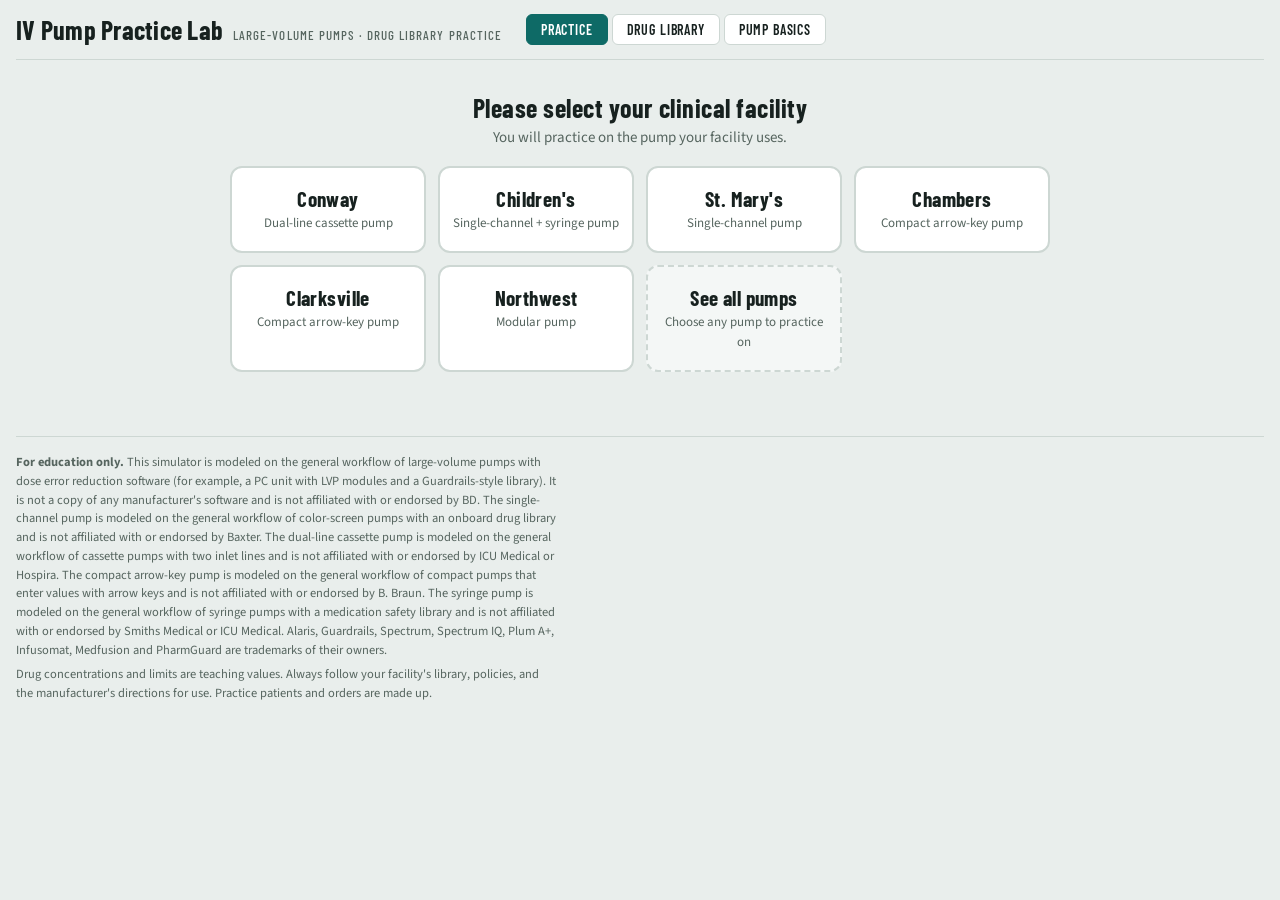
<file: index.html>
<!doctype html>
<html lang="en">
<head>
<meta charset="utf-8">
<meta name="viewport" content="width=device-width, initial-scale=1, viewport-fit=cover">
<title>IV Pump Practice Lab</title>
<meta name="mobile-web-app-capable" content="yes">
<meta name="apple-mobile-web-app-capable" content="yes">
<meta name="apple-mobile-web-app-title" content="IV Pump Lab">
<meta name="theme-color" content="#0e6a66">
<link rel="manifest" href="manifest.webmanifest">
<link rel="icon" type="image/png" sizes="192x192" href="icons/icon-192.png">
<link rel="apple-touch-icon" href="icons/apple-touch-icon.png">
<meta name="description" content="Practice programming a large-volume IV pump with a Guardrails-style drug library, with random practice orders across Med-Surg, ICU, L&amp;D and Pediatrics.">
<link rel="preconnect" href="https://fonts.googleapis.com">
<link rel="preconnect" href="https://fonts.gstatic.com" crossorigin>
<link rel="stylesheet" href="https://fonts.googleapis.com/css2?family=Arimo:wght@400;600;700&family=Barlow+Condensed:wght@500;600;700&family=IBM+Plex+Mono:wght@400;500;600&family=Source+Sans+3:wght@400;600;700&display=swap">
<link rel="stylesheet" href="css/pump.css">
</head>
<body>
<!--BODY-START-->
<header class="topbar">
  <div class="brand">
    <h1>IV Pump Practice Lab</h1>
    <span class="sub">Large-volume pumps · drug library practice</span>
  </div>
  <nav class="tabs" role="tablist" aria-label="Sections">
    <button class="tab" role="tab" id="tab-practice" aria-controls="view-practice" aria-selected="true">Practice</button>
    <button class="tab" role="tab" id="tab-library" aria-controls="view-library" aria-selected="false">Drug Library</button>
    <button class="tab" role="tab" id="tab-basics" aria-controls="view-basics" aria-selected="false">Pump Basics</button>
  </nav>
</header>

<main>
  <!-- ================= PRACTICE ================= -->
  <section class="view" id="view-practice" role="tabpanel" aria-labelledby="tab-practice">
    <div class="practice">
      <div class="device-col">
        <div class="simbar">
          <span class="label">Sim speed</span>
          <span class="seg" id="speedSeg">
            <button data-speed="1" aria-pressed="true">1×</button>
            <button data-speed="10" aria-pressed="false">10×</button>
            <button data-speed="60" aria-pressed="false">60×</button>
            <button data-speed="300" aria-pressed="false">300×</button>
          </span>
          <span>Sim time <span class="clock" id="clock">00:00:00</span></span>
          <span class="fac-label" id="facLabel"></span>
          <button class="btn-plain change-pump" id="changePump" hidden>Change facility</button>
        </div>

        <div class="fac-picker" id="facilityPicker" hidden>
          <h2>Please select your clinical facility</h2>
          <p class="fac-sub">You will practice on the pump your facility uses.</p>
          <div class="fac-grid">
            <button class="fac-card" data-fac="conway"><strong>Conway</strong><span>Dual-line cassette pump</span></button>
            <button class="fac-card" data-fac="childrens"><strong>Children's</strong><span>Single-channel + syringe pump</span></button>
            <button class="fac-card" data-fac="stmarys"><strong>St. Mary's</strong><span>Single-channel pump</span></button>
            <button class="fac-card" data-fac="chambers"><strong>Chambers</strong><span>Compact arrow-key pump</span></button>
            <button class="fac-card" data-fac="clarksville"><strong>Clarksville</strong><span>Compact arrow-key pump</span></button>
            <button class="fac-card" data-fac="northwest"><strong>Northwest</strong><span>Modular pump</span></button>
            <button class="fac-card all" data-fac="all"><strong>See all pumps</strong><span>Choose any pump to practice on</span></button>
          </div>
        </div>

        <div class="pump-picker" id="pumpPicker" hidden>
          <button class="btn-plain pp-back" id="ppBack">← Back to facilities</button>
          <h2>Choose the pump you want to practice on</h2>
          <div class="pp-cards">
            <button class="pp-card" data-dev="mod" aria-label="Modular pump: center screen with channel modules on each side">
              <svg viewBox="0 0 240 170" aria-hidden="true">
                <rect x="8" y="30" width="56" height="120" rx="6" class="pp-body"/><rect x="176" y="30" width="56" height="120" rx="6" class="pp-body"/>
                <rect x="70" y="14" width="100" height="146" rx="8" class="pp-body"/>
                <rect x="80" y="24" width="80" height="56" rx="3" class="pp-lcd"/>
                <g class="pp-key"><rect x="84" y="90" width="18" height="11" rx="2"/><rect x="111" y="90" width="18" height="11" rx="2"/><rect x="138" y="90" width="18" height="11" rx="2"/><rect x="84" y="106" width="18" height="11" rx="2"/><rect x="111" y="106" width="18" height="11" rx="2"/><rect x="138" y="106" width="18" height="11" rx="2"/><rect x="84" y="122" width="18" height="11" rx="2"/><rect x="111" y="122" width="18" height="11" rx="2"/><rect x="138" y="122" width="18" height="11" rx="2"/></g>
                <rect x="16" y="40" width="40" height="18" rx="2" class="pp-lcd"/><rect x="184" y="40" width="40" height="18" rx="2" class="pp-lcd"/>
                <rect x="16" y="64" width="40" height="10" rx="2" class="pp-blue"/><rect x="184" y="64" width="40" height="10" rx="2" class="pp-blue"/>
                <rect x="20" y="84" width="32" height="58" rx="4" class="pp-door"/><rect x="188" y="84" width="32" height="58" rx="4" class="pp-door"/>
                <text x="36" y="26" class="pp-t">A</text><text x="204" y="26" class="pp-t">B</text>
              </svg>
              <strong>Modular pump</strong>
              <span>Center screen with a channel module on each side</span>
              <em class="pp-where">Used at: Northwest</em>
            </button>
            <button class="pp-card" data-dev="sq" aria-label="Single-channel pump: color screen with the door on the right">
              <svg viewBox="0 0 240 170" aria-hidden="true">
                <rect x="84" y="4" width="10" height="16" rx="3" class="pp-body"/><rect x="118" y="4" width="10" height="16" rx="3" class="pp-body"/>
                <rect x="62" y="16" width="120" height="150" rx="10" class="pp-body"/>
                <rect x="126" y="20" width="52" height="142" rx="6" class="pp-door"/>
                <rect x="72" y="30" width="48" height="58" rx="3" class="pp-lcd"/><rect x="72" y="30" width="48" height="9" class="pp-blue"/>
                <g class="pp-blue"><circle cx="78" cy="97" r="4.5"/><circle cx="91" cy="97" r="4.5"/><circle cx="104" cy="97" r="4.5"/><circle cx="117" cy="97" r="4.5"/></g>
                <g class="pp-key"><rect x="72" y="106" width="10" height="8" rx="1.5"/><rect x="85" y="106" width="10" height="8" rx="1.5"/><rect x="98" y="106" width="10" height="8" rx="1.5"/><rect x="111" y="106" width="10" height="8" rx="1.5"/>
                  <rect x="72" y="118" width="10" height="9" rx="1.5"/><rect x="85" y="118" width="10" height="9" rx="1.5"/><rect x="98" y="118" width="10" height="9" rx="1.5"/><rect x="111" y="118" width="10" height="9" rx="1.5"/>
                  <rect x="72" y="130" width="10" height="9" rx="1.5"/><rect x="85" y="130" width="10" height="9" rx="1.5"/><rect x="98" y="130" width="10" height="9" rx="1.5"/><rect x="111" y="130" width="10" height="9" rx="1.5"/>
                  <rect x="85" y="142" width="10" height="9" rx="1.5"/><rect x="98" y="142" width="10" height="9" rx="1.5"/><rect x="111" y="142" width="10" height="9" rx="1.5"/></g>
                <rect x="72" y="142" width="10" height="9" rx="1.5" class="pp-purple"/>
              </svg>
              <strong>Single-channel pump</strong>
              <span>Color screen and keypad, door on the right</span>
              <em class="pp-where">Used at: Children's, St. Mary's</em>
            </button>
            <button class="pp-card" data-dev="plum" aria-label="Dual-line cassette pump: lines A and B through one cassette on the left, screen and keypad on the right">
              <svg viewBox="0 0 240 170" aria-hidden="true">
                <rect x="30" y="30" width="180" height="130" rx="10" class="pp-body"/>
                <rect x="38" y="38" width="62" height="114" rx="6" class="pp-door"/>
                <rect x="60" y="8" width="12" height="40" rx="4" class="pp-lcd"/><path d="M66 48 V70" stroke="#8f9a98" stroke-width="3"/>
                <rect x="52" y="70" width="30" height="46" rx="4" fill="#f5f7f7" stroke="#8f9a98"/>
                <rect x="112" y="40" width="88" height="54" rx="3" class="pp-lcd"/>
                <text x="118" y="52" class="pp-t" style="font-size:10px;text-anchor:start">A</text><text x="194" y="52" class="pp-t" style="font-size:10px;text-anchor:end">B</text>
                <g class="pp-key"><rect x="114" y="98" width="18" height="6" rx="1"/><rect x="136" y="98" width="18" height="6" rx="1"/><rect x="158" y="98" width="18" height="6" rx="1"/><rect x="180" y="98" width="18" height="6" rx="1"/></g>
                <g class="pp-key"><rect x="132" y="110" width="14" height="10" rx="5"/><rect x="150" y="110" width="14" height="10" rx="5"/><rect x="168" y="110" width="14" height="10" rx="5"/>
                  <rect x="132" y="124" width="14" height="10" rx="5"/><rect x="150" y="124" width="14" height="10" rx="5"/><rect x="168" y="124" width="14" height="10" rx="5"/>
                  <rect x="132" y="138" width="14" height="10" rx="5"/><rect x="150" y="138" width="14" height="10" rx="5"/><rect x="168" y="138" width="14" height="10" rx="5"/></g>
                <rect x="112" y="110" width="16" height="10" rx="3" fill="#3f9a4d"/><rect x="112" y="124" width="16" height="10" rx="3" fill="#c44"/><rect x="112" y="138" width="16" height="10" rx="3" fill="#56656f"/>
                <rect x="187" y="110" width="12" height="24" rx="6" fill="#56656f"/>
              </svg>
              <strong>Dual-line cassette pump</strong>
              <span>Lines A and B through one cassette, keypad on the right</span>
              <em class="pp-where">Used at: Conway</em>
            </button>
            <button class="pp-card" data-dev="space" aria-label="Compact arrow-key pump: small black display, values dialed in with arrow keys">
              <svg viewBox="0 0 240 170" aria-hidden="true">
                <rect x="10" y="52" width="220" height="70" rx="12" class="pp-body"/>
                <rect x="18" y="62" width="204" height="52" rx="6" fill="#2fb5a3" stroke="#1f8f80"/>
                <rect x="26" y="72" width="78" height="32" rx="2" fill="#111"/>
                <rect x="32" y="80" width="40" height="5" fill="#eee"/><rect x="32" y="90" width="60" height="4" fill="#999"/>
                <circle cx="30" cy="67" r="1.6" fill="#f2c200"/><circle cx="36" cy="67" r="1.6" fill="#3ccf64"/><circle cx="42" cy="67" r="1.6" fill="#3a78d8"/>
                <g fill="#eef3f2" stroke="#1f8f80"><circle cx="126" cy="74" r="5"/><circle cx="116" cy="88" r="5"/><circle cx="136" cy="88" r="5"/><circle cx="126" cy="102" r="5"/></g>
                <g stroke="#1f8f80"><circle cx="156" cy="78" r="5" fill="#eef3f2"/><circle cx="172" cy="78" r="5" fill="#f2c200"/><circle cx="188" cy="78" r="5" fill="#eef3f2"/>
                  <circle cx="156" cy="98" r="5" fill="#eef3f2"/><circle cx="172" cy="98" r="5" fill="#2a6fd6"/><circle cx="188" cy="98" r="5" fill="#d33"/></g>
                <circle cx="210" cy="88" r="5" fill="#eef3f2" stroke="#1f8f80"/>
                <rect x="40" y="122" width="20" height="8" rx="2" class="pp-body"/><rect x="180" y="122" width="20" height="8" rx="2" class="pp-body"/>
              </svg>
              <strong>Compact arrow-key pump</strong>
              <span>Small black display, no number keys: values are dialed in with arrows</span>
              <em class="pp-where">Used at: Chambers, Clarksville</em>
            </button>
            <button class="pp-card" data-dev="syr" aria-label="Syringe pump: syringe on top, green screen, number keypad">
              <svg viewBox="0 0 240 170" aria-hidden="true">
                <rect x="40" y="36" width="120" height="16" rx="3" fill="#f5f7f7" stroke="#8f9a98"/><rect x="42" y="38" width="70" height="12" fill="#cfe7f5"/>
                <rect x="160" y="40" width="30" height="8" fill="#c9cfce" stroke="#8f9a98"/><rect x="188" y="30" width="18" height="28" rx="3" class="pp-body"/>
                <rect x="14" y="58" width="212" height="84" rx="10" class="pp-body"/>
                <rect x="52" y="72" width="100" height="44" rx="3" fill="#a7d99a" stroke="#56656f"/>
                <g fill="#f6b75b" stroke="#c98a2b"><ellipse cx="62" cy="126" rx="9" ry="4"/><ellipse cx="88" cy="126" rx="9" ry="4"/><ellipse cx="114" cy="126" rx="9" ry="4"/><ellipse cx="140" cy="126" rx="9" ry="4"/></g>
                <g class="pp-key"><circle cx="172" cy="78" r="5"/><circle cx="186" cy="78" r="5"/><circle cx="200" cy="78" r="5"/><circle cx="172" cy="92" r="5"/><circle cx="186" cy="92" r="5"/><circle cx="200" cy="92" r="5"/><circle cx="172" cy="106" r="5"/><circle cx="186" cy="106" r="5"/><circle cx="200" cy="106" r="5"/><circle cx="172" cy="120" r="5"/><circle cx="186" cy="120" r="5"/><circle cx="200" cy="120" r="5"/></g>
                <rect x="22" y="70" width="16" height="10" rx="3" fill="#d33"/><circle cx="30" cy="128" r="6" fill="#3a78d8"/>
              </svg>
              <strong>Syringe pump</strong>
              <span>Syringe on top, green screen, number keypad</span>
              <em class="pp-where">Used at: Children's</em>
            </button>
          </div>
          <p class="pp-note">You can switch any time with <b>Change facility</b>.</p>
        </div>

        <div class="pump-wrap">
          <div class="pump" id="pump">
            <div class="module" data-ch="A" id="modA"></div>
            <div class="pcu">
              <div class="pcu-head"><span class="pcu-brand">PC UNIT</span><span class="pcu-leds"><span class="led" id="pcuLed" title="Power / alarm"></span></span></div>
              <div class="screen-grid">
                <button class="sk L" data-side="L" data-i="0" style="grid-column:1;grid-row:2" aria-label="Left soft key 1"></button>
                <button class="sk L" data-side="L" data-i="1" style="grid-column:1;grid-row:3" aria-label="Left soft key 2"></button>
                <button class="sk L" data-side="L" data-i="2" style="grid-column:1;grid-row:4" aria-label="Left soft key 3"></button>
                <button class="sk L" data-side="L" data-i="3" style="grid-column:1;grid-row:5" aria-label="Left soft key 4"></button>
                <button class="sk L" data-side="L" data-i="4" style="grid-column:1;grid-row:6" aria-label="Left soft key 5"></button>
                <div class="lcd" id="lcd" aria-live="polite"></div>
                <button class="sk R" data-side="R" data-i="0" style="grid-column:3;grid-row:2" aria-label="Right soft key 1"></button>
                <button class="sk R" data-side="R" data-i="1" style="grid-column:3;grid-row:3" aria-label="Right soft key 2"></button>
                <button class="sk R" data-side="R" data-i="2" style="grid-column:3;grid-row:4" aria-label="Right soft key 3"></button>
                <button class="sk R" data-side="R" data-i="3" style="grid-column:3;grid-row:5" aria-label="Right soft key 4"></button>
                <button class="sk R" data-side="R" data-i="4" style="grid-column:3;grid-row:6" aria-label="Right soft key 5"></button>
                <div class="bottom-keys">
                  <button class="sk B" data-side="B" data-i="0" aria-label="Bottom soft key 1"></button>
                  <button class="sk B" data-side="B" data-i="1" aria-label="Bottom soft key 2"></button>
                  <button class="sk B" data-side="B" data-i="2" aria-label="Bottom soft key 3"></button>
                  <button class="sk B" data-side="B" data-i="3" aria-label="Bottom soft key 4"></button>
                </div>
              </div>
              <div class="pcu-keys">
                <div class="keypad">
                  <button class="key" data-key="1">1</button><button class="key" data-key="2">2</button><button class="key" data-key="3">3</button>
                  <button class="key" data-key="4">4</button><button class="key" data-key="5">5</button><button class="key" data-key="6">6</button>
                  <button class="key" data-key="7">7</button><button class="key" data-key="8">8</button><button class="key" data-key="9">9</button>
                  <button class="key" data-key=".">.</button><button class="key" data-key="0">0</button><button class="key fn clear" data-key="CLEAR">CLEAR</button>
                </div>
                <div class="fnkeys">
                  <button class="key fn teal" data-key="SILENCE">SILENCE</button>
                  <button class="key fn teal" data-key="OPTIONS">OPTIONS</button>
                  <span class="fn-gap"></span>
                  <button class="key fn power" id="powerKey"><span class="pwr-icon" aria-hidden="true">⏻</span> SYSTEM ON</button>
                </div>
              </div>
            </div>
            <div class="module" data-ch="B" id="modB"></div>
          </div>

          <div class="sy" id="syr" hidden>
            <div class="sy-case">
              <div class="sy-top">
                <div class="sy-syringe"><i class="sy-barrel"><b class="sy-fluid"></b><em class="sy-ticks"></em><span class="sy-label"></span></i><i class="sy-plunger"></i><i class="sy-driver"></i></div>
                <span class="sy-tube"></span><span class="sy-load">SYRINGE LOADED</span>
              </div>
              <div class="sy-front">
                <div class="sy-leftcol">
                  <button class="syb silence" data-sy="SILENCE" aria-label="Silence">🔔</button>
                  <div class="sy-leds"><span class="led" id="syLedG"></span><span class="led" id="syLedR"></span></div>
                  <button class="syb power" id="syPower" aria-label="Power">POWER</button>
                </div>
                <div class="sy-mid">
                  <div class="sy-row">
                    <span class="sy-occ" id="syOcc"><i></i><i></i><i></i><i></i></span>
                    <button class="syb bolus" data-sy="BOLUS">BOLUS</button>
                    <button class="syb start" data-sy="START">START</button>
                    <button class="syb stop" data-sy="STOP">STOP</button>
                  </div>
                  <div class="sy-screen" id="syScreen" aria-live="polite"></div>
                  <div class="sy-soft">
                    <button class="syk" data-i="0" aria-label="Soft key 1"></button><button class="syk" data-i="1" aria-label="Soft key 2"></button>
                    <button class="syk" data-i="2" aria-label="Soft key 3"></button><button class="syk" data-i="3" aria-label="Soft key 4"></button>
                    <button class="syb back" data-sy="BACK">BACK</button>
                  </div>
                </div>
                <div class="sy-pad">
                  <button class="syn" data-sy="1">1</button><button class="syn" data-sy="2">2</button><button class="syn" data-sy="3">3</button>
                  <button class="syn" data-sy="4">4</button><button class="syn" data-sy="5">5</button><button class="syn" data-sy="6">6</button>
                  <button class="syn" data-sy="7">7</button><button class="syn" data-sy="8">8</button><button class="syn" data-sy="9">9</button>
                  <button class="syn" data-sy=".">•</button><button class="syn" data-sy="0">0</button><button class="syn enter" data-sy="ENTER">ENTER</button>
                  <div class="sy-name">SYRINGE PUMP</div>
                </div>
              </div>
            </div>
          </div>

          <div class="bb" id="space" hidden>
            <div class="bb-case">
              <div class="bb-top"><span class="bb-line"></span><span class="bb-drop"><i class="drop-ico"></i></span><span class="door-state">SET LOADED</span></div>
              <div class="bb-front">
                <div class="bb-left">
                  <div class="bb-leds"><span class="bb-led y" id="bbLedY" title="Pre-alarm / reminder"></span><span class="bb-led g" id="bbLedG" title="Infusing / alarm"></span><span class="bb-led b" id="bbLedB" title="Connection"></span></div>
                  <div class="bb-screen" id="bbScreen" aria-live="polite"></div>
                  <div class="bb-name">COMPACT PUMP</div>
                </div>
                <div class="bb-cross">
                  <button class="bbk arrow up" data-bb="UP" aria-label="Up">▲</button>
                  <button class="bbk arrow left" data-bb="LEFT" aria-label="Left">◀</button>
                  <button class="bbk arrow right" data-bb="RIGHT" aria-label="Right">▶</button>
                  <button class="bbk arrow down" data-bb="DOWN" aria-label="Down">▼</button>
                </div>
                <div class="bb-keys">
                  <button class="bbk c" data-bb="C" aria-label="Clear / back">C</button>
                  <button class="bbk bol" data-bb="BOLUS" aria-label="Bolus">BOL</button>
                  <button class="bbk pwr" id="bbPower" aria-label="On/Off">⏻</button>
                  <button class="bbk ok" data-bb="OK">OK</button>
                  <button class="bbk auto" data-bb="AUTO" aria-label="Auto-programming">⋎</button>
                  <button class="bbk ss" data-bb="STARTSTOP" aria-label="Start/Stop"><span>Start</span><span>Stop</span></button>
                </div>
                <div class="bb-door"><button class="bbk door" data-bb="DOOR" aria-label="Open door">⏏</button></div>
              </div>
              <div class="bb-rail"><i></i><i></i></div>
            </div>
          </div>

          <div class="pl" id="plum" hidden>
            <div class="pl-case">
              <div class="pl-left">
                <svg viewBox="0 0 120 300" aria-hidden="true">
                  <rect x="50" y="0" width="20" height="70" rx="6" fill="#f4f7f8" stroke="#8d9795"/>
                  <rect x="54" y="30" width="12" height="36" rx="3" class="pl-fluid"/>
                  <rect x="57" y="70" width="6" height="40" fill="#f2f6f5" stroke="#8d9795" class="tube"/>
                  <g class="drops"><circle class="drop" cx="60" cy="20" r="3.5"></circle></g>
                  <rect x="28" y="108" width="64" height="120" rx="8" fill="#eef1f1" stroke="#8d9795" stroke-width="1.5"/>
                  <rect x="44" y="128" width="32" height="56" rx="5" fill="#d8dfde" stroke="#8d9795"/>
                  <circle cx="60" cy="204" r="9" fill="#cfd6d5" stroke="#8d9795"/>
                  <rect x="57" y="228" width="6" height="72" fill="#f2f6f5" stroke="#8d9795" class="tube"/>
                  <path d="M16 96 h88 v10 h-88z" fill="#c9cfce" stroke="#8d9795"/>
                </svg>
                <div class="door-state">SET LOADED</div>
              </div>
              <div class="pl-right">
                <div class="pl-flow"><span class="pl-drop" id="plDropA"><i></i>A</span><span class="pl-drop" id="plDropB">B<i></i></span></div>
                <div class="pl-screen" id="plScreen" aria-live="polite"></div>
                <div class="pl-softkeys">
                  <button class="plk" data-i="0" aria-label="Soft key 1">▲</button><button class="plk" data-i="1" aria-label="Soft key 2">▲</button>
                  <button class="plk" data-i="2" aria-label="Soft key 3">▲</button><button class="plk" data-i="3" aria-label="Soft key 4">▲</button>
                </div>
                <div class="pl-keys">
                  <button class="plb start" data-pl="START" style="grid-area:1/1">START</button>
                  <button class="plb stop" data-pl="STOP" style="grid-area:2/1">STOP</button>
                  <span class="pl-charge" style="grid-area:3/1"><span class="led" id="plLed"></span></span>
                  <button class="plb onoff" id="plPower" style="grid-area:4/1">ON/OFF</button>
                  <button class="pln" data-pl="1" style="grid-area:1/2">1</button><button class="pln" data-pl="2" style="grid-area:1/3">2</button><button class="pln" data-pl="3" style="grid-area:1/4">3</button>
                  <button class="pln" data-pl="4" style="grid-area:2/2">4</button><button class="pln" data-pl="5" style="grid-area:2/3">5</button><button class="pln" data-pl="6" style="grid-area:2/4">6</button>
                  <button class="pln" data-pl="7" style="grid-area:3/2">7</button><button class="pln" data-pl="8" style="grid-area:3/3">8</button><button class="pln" data-pl="9" style="grid-area:3/4">9</button>
                  <button class="pln clear" data-pl="CLEAR" style="grid-area:4/2">CLEAR</button><button class="pln" data-pl="0" style="grid-area:4/3">0</button><button class="pln" data-pl="." style="grid-area:4/4">•</button>
                  <div class="pl-select" style="grid-area:1/5/4/6"><button class="plb sel" data-pl="UP" aria-label="Select up">▲</button><span>SELECT</span><button class="plb sel" data-pl="DOWN" aria-label="Select down">▼</button></div>
                  <button class="plb silence" data-pl="SILENCE" style="grid-area:4/5">SILENCE</button>
                </div>
                <div class="pl-name">CASSETTE PUMP · 2 LINES</div>
              </div>
            </div>
          </div>

          <div class="sq" id="sq" hidden>
            <div class="sq-poles" aria-hidden="true"><i></i><i></i></div>
            <div class="sq-case">
              <div class="sq-front">
                <div class="sq-brand">Single-channel pump</div>
                <div class="sq-screen" id="sqScreen" aria-live="polite"></div>
                <div class="sq-softkeys">
                  <button class="sqk" data-i="0" aria-label="Soft key 1"></button><button class="sqk" data-i="1" aria-label="Soft key 2"></button>
                  <button class="sqk" data-i="2" aria-label="Soft key 3"></button><button class="sqk" data-i="3" aria-label="Soft key 4"></button>
                </div>
                <div class="sq-hard">
                  <button class="sqh power" id="sqPower" aria-label="On/Off"><span aria-hidden="true">⏻</span></button>
                  <button class="sqh" data-sq="SCAN" aria-label="Scan"><span class="scan-ico" aria-hidden="true"></span></button>
                  <button class="sqh ok" data-sq="OK">OK</button>
                  <button class="sqh" data-sq="RUNSTOP" aria-label="Run/Stop"><span class="rs-ico" aria-hidden="true">▶︎<i>❚❚</i></span></button>
                </div>
                <div class="sq-pad">
                  <button class="sqn" data-sq="0"><b>0</b></button><button class="sqn" data-sq="1"><small>ABC</small><b>1</b></button><button class="sqn" data-sq="2"><small>DEF</small><b>2</b></button><button class="sqn" data-sq="3"><small>GHI</small><b>3</b></button>
                  <button class="sqn" data-sq="."><b>•</b></button><button class="sqn" data-sq="4"><small>JKL</small><b>4</b></button><button class="sqn" data-sq="5"><small>MNO</small><b>5</b></button><button class="sqn" data-sq="6"><small>PQR</small><b>6</b></button>
                  <span class="sq-ir" title="Infrared port" aria-hidden="true"></span><button class="sqn" data-sq="7"><small>STU</small><b>7</b></button><button class="sqn" data-sq="8"><small>VWX</small><b>8</b></button><button class="sqn" data-sq="9"><small>YZ</small><b>9</b></button>
                </div>
                <div class="sq-foot"><span class="led" id="sqLed"></span><span>LARGE VOLUME PUMP</span></div>
              </div>
              <div class="sq-door">
                <svg viewBox="0 0 100 300" aria-hidden="true">
                  <rect x="44" y="0" width="12" height="300" rx="4" fill="#f2f6f5" stroke="#8d9795" class="tube"></rect>
                  <rect x="26" y="110" width="48" height="80" rx="6" fill="#b4bdbb" stroke="#8d9795"></rect>
                  <g class="drops"><circle class="drop" cx="50" cy="40" r="3.5"></circle><circle class="drop" cx="50" cy="210" r="3.5" style="animation-delay:.6s"></circle></g>
                </svg>
                <div class="door-state">SET LOADED</div>
              </div>
            </div>
          </div>
        </div>

        <section class="panel bedside" aria-labelledby="bedsideTitle">
          <h2 id="bedsideTitle">Bedside: tubing, clamps and bags</h2>
          <div class="bedside-grid" id="bedside"></div>
        </section>
      </div>

      <aside class="coach" id="coach">
        <div class="panel picker">
          <label for="scenarioSelect">Mode</label>
          <select id="scenarioSelect"></select>
          <p class="summary" id="scenarioSummary"></p>
          <div class="row">
            <button class="btn-plain" id="restartBtn">Restart</button>
          </div>
        </div>
        <div id="patientBand"></div>
        <div class="orders" id="orders"></div>
        <div class="vitals" id="vitals"></div>
        <div id="decisions"></div>
        <div class="panel goals" id="goals"></div>
        <div id="debrief"></div>
        <details class="panel history" id="history">
          <summary>Pump event history</summary>
          <ol id="historyList"></ol>
        </details>
      </aside>
    </div>
  </section>

  <!-- ================= DRUG LIBRARY ================= -->
  <section class="view" id="view-library" role="tabpanel" aria-labelledby="tab-library" hidden>
    <p class="intro">This practice library works like a hospital's Guardrails library. Each care-area profile has its own list and its own limits. A <b>soft limit</b> asks you to confirm, and you override only after checking the order. A <b>hard limit</b> cannot be overridden. Values are teaching examples. Your facility's pharmacy builds the real library.</p>
    <p class="intro only-plum"><b>Dual-line cassette pump:</b> this pump's drug list has names only, with no limits. The table below is still the teaching reference for concentrations and safe dose ranges. The pump will not warn you if you go outside them.</p>
    <div class="lib-controls">
      <label for="libProfile">Profile</label>
      <select id="libProfile"></select>
      <input id="libSearch" type="search" placeholder="Search drug name" aria-label="Search drug name">
    </div>
    <div class="table-wrap">
      <table>
        <thead><tr><th>Drug</th><th>Concentration(s)</th><th>Dosing unit</th><th>Soft min</th><th>Soft max</th><th>Hard max</th><th>Notes</th></tr></thead>
        <tbody id="libBody"></tbody>
      </table>
    </div>
  </section>

  <!-- ================= BASICS ================= -->
  <section class="view" id="view-basics" role="tabpanel" aria-labelledby="tab-basics" hidden>
    <div class="basics">
      <div class="panel only-mod">
        <h3>Parts of the pump</h3>
        <ul>
          <li><b>PC unit</b> (center): the screen, 5 soft keys on each side, 4 soft keys under the screen, number keys, CLEAR, SILENCE, OPTIONS and SYSTEM ON.</li>
          <li><b>Pump modules</b>: Channel A is on the left, Channel B on the right. CHANNEL SELECT opens that channel on the screen. PAUSE, RESTART and CHANNEL OFF control only that channel.</li>
          <li><b>Soft keys</b>: blank arrow keys. Their job is written on the screen next to them (for example RATE, VTBI, DOSE, START).</li>
          <li><b>Prompt line</b>: the line starting with <b>&gt;</b> tells you the next step, such as <i>&gt;Select Drug</i> or <i>&gt;Press START</i>.</li>
          <li><b>Module display</b>: scrolls the drug name and dose and shows the rate, even when the screen is on another channel.</li>
        </ul>
      </div>
      <div class="panel only-mod">
        <h3>Programming a primary infusion</h3>
        <ol>
          <li>Check the order, the patient (two identifiers) and the bag label.</li>
          <li>Spike the bag, prime the tubing, and load the set in a channel.</li>
          <li>SYSTEM ON → watch the self test → <b>New Patient? Yes</b> → select the unit <b>profile</b> → Yes.</li>
          <li>Type the <b>patient ID</b> from the armband → CONFIRM.</li>
          <li>Press <b>CHANNEL SELECT</b> on the module → Infusion Menu → <b>Guardrails Drugs</b> or <b>Guardrails IV Fluids</b>.</li>
          <li>Use the letter keys (A-E … U-Z) or PAGE DOWN to find the drug. Pick the concentration that matches the bag → <b>Yes</b>.</li>
          <li>For high-alert drugs read the advisory → CONFIRM. On Drug Setup enter PATIENT WEIGHT if asked → NEXT.</li>
          <li>Press RATE or DOSE and type the value. Press VTBI and type the volume.</li>
          <li>Trace the line, open the clamp, check the screen against the order, press the <b>START</b> soft key.</li>
        </ol>
      </div>
      <div class="panel only-mod">
        <h3>Secondary (IVPB) set-up</h3>
        <ol>
          <li>Connect secondary tubing to the port <b>above</b> the pump on the primary line.</li>
          <li>Hang the secondary bag <b>higher</b> than the primary (lower the primary with the extension hook).</li>
          <li><b>Open the secondary clamp.</b> A closed clamp means the pump pulls primary fluid instead.</li>
          <li>CHANNEL SELECT → <b>SECONDARY</b> soft key → drug → Yes.</li>
          <li>VTBI fills in with the bag volume. Type the DURATION (for 30 min type 30; for 1 h 30 min type 130).</li>
          <li>Prompt reads <i>&gt;Verify Secondary Clamp Open, Then Press START</i>. Callback ON makes the pump alert when it finishes.</li>
          <li>The primary resumes automatically at its own rate.</li>
        </ol>
      </div>
      <div class="panel only-sq">
        <h3>Parts of the pump</h3>
        <ul>
          <li><b>Color screen</b> (top): the blue title bar shows the care area. The drug name and concentration sit under it.</li>
          <li><b>Four round soft keys</b> under the screen. Their job is printed on the screen just above each key (for example <i>yes</i>, <i>no</i>, <i>back</i>, <i>dose change</i>).</li>
          <li><b>Hard keys</b>: ON/OFF, SCAN (barcode), <b>OK</b> (confirms the highlighted field or list choice) and <b>RUN/STOP</b> (starts or stops the infusion).</li>
          <li><b>Keypad</b>: numbers 0–9 and a decimal point. On the Drug Search screen the same keys type letters: press 1 once for A, twice for B, three times for C.</li>
          <li><b>Door</b> on the right holds the IV set. One pump runs one channel. A secondary runs through the same channel and the primary resumes when it ends.</li>
        </ul>
      </div>
      <div class="panel only-sq">
        <h3>Programming a primary infusion</h3>
        <ol>
          <li>Check the order, the patient (two identifiers) and the bag label. Prime the set, load it and close the door.</li>
          <li>ON/OFF → <b>New Patient? yes</b> → use ▲ ▼ to pick the <b>care area</b> → OK.</li>
          <li><b>Drug Search</b>: type the first two letters of the drug name on the keypad (the letters wait about a second, then lock in). Or type one letter and press OK.</li>
          <li>Pick the drug with ▲ ▼ → OK. Pick the concentration that matches the bag → OK. <b>CONFIRM → yes</b>. Read any clinical advisory → continue.</li>
          <li>Drug Setup: type <b>Patient Weight</b> → OK (if asked), then <b>Dose</b> (or <b>Rate</b>) → OK, then <b>VTBI</b> → OK. Time calculates for you.</li>
          <li>Check every value against the order, press <b>RUN/STOP</b>, answer <b>Check Flow</b> (clamps open, no kinks, drops falling) → yes.</li>
          <li>Titrate from the RUN screen with <b>dose change</b> (or rate change): type the new value → OK → RUN/STOP.</li>
        </ol>
      </div>
      <div class="panel only-sq">
        <h3>Secondary (IVPB) set-up</h3>
        <ol>
          <li>Connect the secondary set to the upper Y-site on the primary line. Lower the primary bag on the hanger so the secondary hangs <b>higher</b>. Open the secondary clamp.</li>
          <li>A secondary can only be programmed while the pump is <b>stopped</b>. Press RUN/STOP → <b>program pri/sec</b> → review the primary → <b>program secndry</b>.</li>
          <li>Search for the drug → OK → yes. A watermark <b>2</b> shows you are on the secondary.</li>
          <li>VTBI fills in with the bag volume → OK. The reminder says secondary VTBI should equal the bag volume → OK.</li>
          <li>Type the <b>Time</b> as hours and minutes (30 min = 30, 1 h 30 min = 130) → OK. The rate calculates.</li>
          <li>RUN/STOP → Secondary Check Flow: drops falling in the <b>secondary</b> chamber and not the primary → yes. The primary resumes by itself when the secondary is done.</li>
        </ol>
      </div>
      <div class="panel only-plum">
        <h3>Parts of the pump</h3>
        <ul>
          <li><b>Cassette</b> (left): one cassette with two inlets. <b>Line A</b> is the primary inlet, <b>Line B</b> the secondary inlet. One line goes to the patient.</li>
          <li><b>Screen</b>: the main delivery screen shows A on the left and B on the right (status, rate, volume infused). The drop symbols above the screen flash while a line is pumping.</li>
          <li><b>Four soft keys</b> (▲) under the screen: their job is printed just above them (for example <i>A</i>, <i>B</i>, <i>Therapy</i>, <i>Cancel/Back</i>).</li>
          <li><b>SELECT ▲▼</b> moves the highlight between fields and list items. Typing replaces the highlighted value. <b>CLEAR</b> empties the field.</li>
          <li><b>START</b> starts or accepts a change, <b>STOP</b> stops a line, <b>SILENCE</b> quiets an alarm.</li>
        </ul>
      </div>
      <div class="panel only-plum">
        <h3>Programming a line</h3>
        <ol>
          <li>ON/OFF → self test → <b>New Patient? Yes</b> → select the <b>unit</b> (SELECT ▲▼) → Choose.</li>
          <li>Press <b>[A]</b>: the unit's <b>medication list</b> opens. Scroll with SELECT ▲▼ or Page Down, or jump by letter on the number keys (1 = A, B, C; 2 = D, E, F …) → <b>Enter</b>.</li>
          <li><b>Fluids and IVPB</b>: type the Rate → ▼ → type the VTBI. Duration calculates. Press <b>START</b>.</li>
          <li><b>Dose-based drips</b>: after the drug, choose the dose units → Choose → container units → Choose.</li>
          <li>Type the <b>drug amount</b> and <b>bag volume</b> from the bag label, and the <b>weight</b> if the dose is per kg. Then the <b>Dose</b> and <b>VTBI</b>. Rate calculates.</li>
          <li><b>START</b> → <i>Confirm Program?</i> check dose, drug, concentration and weight → <b>Yes</b>.</li>
          <li>Titrate: <b>[A]</b> while running, type the new Dose (or Rate), <b>START</b>.</li>
          <li>Duration is typed as hours and minutes: 30 = 30 min, 130 = 1 hr 30 min.</li>
        </ol>
      </div>
      <div class="panel only-plum">
        <h3>Piggyback on Line B</h3>
        <ol>
          <li>Attach the secondary container to the <b>secondary inlet</b> of the cassette (no need to hang it higher).</li>
          <li>With Line A pumping, press <b>[B]</b>: the medication list comes up again. Pick the drug → Enter. The program screen shows <b>Mode Piggyback</b> (Change Mode switches to Concurrent).</li>
          <li>Type the Rate and VTBI (or VTBI and Duration). Press <b>START</b>.</li>
          <li>Line A shows <b>DELAYED</b> while B runs, then restarts by itself when B's VTBI is done.</li>
          <li><b>Concurrent</b> runs A and B at the same time, each at its own rate.</li>
        </ol>
      </div>
      <div class="panel only-plum">
        <h3>No dose limits on this pump</h3>
        <p>This model's drug list holds drug <b>names</b> only. It has no soft or hard limits, so it will not stop a wrong dose, a wrong concentration or a wrong weight. You type the concentration yourself, so check it against the bag label and get an independent double check for high-alert drugs.</p>
      </div>
      <div class="panel only-space">
        <h3>Parts of the pump</h3>
        <ul>
          <li><b>Display</b>: four lines, white on black. The top line shows PRIM or SEC, the drug and <b>START</b> when the program is ready. The highlighted (white) row is the one you are on.</li>
          <li><b>No number keys.</b> Values are dialed in: <b>◀ ▶</b> move to a digit (the white box), <b>▲ ▼</b> change it, <b>OK</b> confirms. Example: 9.5 = ▲ 9 times on the ones digit, ▶ once, ▲ 5 times.</li>
          <li><b>◀</b> also selects: it opens the highlighted value or picks a list item, the same as OK.</li>
          <li><b>C</b> clears a value (press again to leave the editor), or goes back one screen. <b>Start/Stop</b> starts or stops. <b>BOL</b> is bolus.</li>
          <li>Lights above the display: <b>yellow</b> pre-alarm/reminder, <b>green</b> infusing, <b>red</b> alarm.</li>
        </ul>
      </div>
      <div class="panel only-space">
        <h3>Programming a primary</h3>
        <ol>
          <li>On/Off → Self-test → <i>New patient?</i> <b>Yes ▲</b> → <i>Press OK to program an infusion</i> → OK.</li>
          <li>Select the <b>Care Unit</b> (▲▼, OK). Drug list: ▲▼ through the list, <b>▶</b> jumps ABC → DEF → GHI. OK to select, then the concentration that matches the bag.</li>
          <li>High-alert drugs show an advisory: OK. For per-kg doses the <b>Weight</b> editor opens first.</li>
          <li>The <b>Doserate</b> (or Rate) editor opens: dial the value, OK. A soft limit asks <i>Override?</i> ▲ Yes / ▼ No. A hard limit stops the editor at the limit and shows a message.</li>
          <li>▼ to <b>VTBI</b> (required), OK, dial it, OK. Time calculates. <b>START</b> appears on the top line.</li>
          <li>Check everything against the order, press <b>Start/Stop</b>.</li>
          <li>Titrate while running: press <b>◀</b>, dial the new doserate, <b>OK</b>. It is not active until you press OK.</li>
        </ol>
      </div>
      <div class="panel only-space">
        <h3>SECondary (piggyback)</h3>
        <ol>
          <li>Hang the secondary at least 8 inches above the primary and connect it to the port above the pump.</li>
          <li>Press <b>Start/Stop</b> to stop the primary. ▼ to <b>SECondary</b> → OK → <b>New SECondary</b> → OK.</li>
          <li>Pick the drug and concentration. VTBI fills in with the bag volume: check it, OK, OK.</li>
          <li>▼ to <b>Time</b>, dial hours:minutes, OK. The rate calculates.</li>
          <li>Start/Stop → <i>Check bag height, open SECondary clamp</i> → Start/Stop again. The primary resumes on its own when the SEC is done.</li>
        </ol>
      </div>
      <div class="panel only-syr">
        <h3>Parts of the syringe pump</h3>
        <ul>
          <li><b>Syringe</b> on top: the barrel clamp holds the barrel, the plunger driver pushes the plunger. The pump reads the syringe brand and size: check it on the <i>Load syringe</i> screen.</li>
          <li><b>Green screen</b>: the drug program name across the top, the profile (NICU, PICU) on the right. Menus are numbered: <b>press the number</b> to pick.</li>
          <li><b>Four orange soft keys</b> under the screen (CHG PROFILE, MORE, CHG DOSE, OPTIONS …) and <b>BACK</b>.</li>
          <li><b>Keypad</b>: type numbers, <b>ENTER</b> confirms. <b>START</b>, <b>STOP</b>, <b>BOLUS</b> across the top; <b>POWER</b> and <b>SILENCE</b> on the left.</li>
        </ul>
      </div>
      <div class="panel only-syr">
        <h3>Programming the syringe pump</h3>
        <ol>
          <li>POWER → self test (do not touch the plunger driver).</li>
          <li><b>Select the profile</b> (care area) by its number: NICU, PICU/CCU, Heme/Onc and AcuteCare each have a <b>Continuous</b> and an <b>Intermittent</b> profile. MORE shows AcuteCare, Transport and ER.</li>
          <li><b>Library menu</b>: pick the drug's letter group (A-B, C-D, E-G, H-L, M-O, P-R, S-Z), then the drug program. 8 = <b>Blood Products</b>. MORE shows <b>mL/hr</b>, <b>Volume/Time</b> and <b>Recall last settings</b> (no library limits). CHG PROFILE goes back to the profiles.</li>
          <li><b>Select syringe type</b>: B-D, Monoject or Terumo.</li>
          <li><b>Load the syringe</b>: barrel clamp up, flange in the clip, plunger driver against the plunger, clamp down. The pump recognizes the size; <b>1 mL and 3 mL syringes must be confirmed</b>.</li>
          <li><b>Patient weight</b> → ENTER, then <b>re-enter the weight</b> to confirm it. Then the <b>dose</b> (HIGH and LOW limits show on the screen) → ENTER, and the <b>time</b> for intermittent doses (30 = 30 min, 130 = 1 hr 30 min). CLEAR and BACKSPACE fix typing.</li>
          <li>The prompt alternates <i>Press START to begin</i> / <i>Press BOLUS to prime</i>. To prime: press <b>BOLUS</b>, then <b>press and hold BOLUS</b> until fluid reaches the end of the tubing (priming volume shows), then <b>EXIT</b>.</li>
          <li>Press <b>START</b>. When an intermittent or volume/time infusion finishes, the pump beeps: STOP, then <b>flush the line</b> if ordered. It warns when about 5 minutes are left (press SILENCE) and alarms when the syringe is empty.</li>
          <li>Titrate a drip with <b>CHG DOSE</b> → new dose → ENTER → <b>START</b>.</li>
        </ol>
      </div>
      <div class="panel">
        <h3>Soft limits vs. hard limits</h3>
        <p><b>Soft limit</b>: the dose is unusual for this care area. Stop, re-read the order, recheck your math and the patient's weight. Override only if the order is correct and verified. Overrides are recorded.</p>
        <p><b>Hard limit</b>: the dose is unsafe for this care area. The pump will not run it. Re-enter or hold and call the provider or pharmacist.</p>
        <p><b>Basic Infusion</b> (on the single-channel pump: <i>not in library</i>, Basic Mode) skips all limits. Never use it to get around an alert, and never for high-alert medications.</p>
      </div>
      <div class="panel">
        <h3>Vasopressors: mcg/min or mcg/kg/min?</h3>
        <p>Norepinephrine, epinephrine and phenylephrine each have <b>two library entries</b> for the same bag: the plain entry doses in <b>mcg/min</b>, the <b>weight-based</b> entry in <b>mcg/kg/min</b>. Read the units in the order and pick the matching entry. 0.1 mcg/kg/min is not 0.1 mcg/min: picking the wrong one is an 80-fold error for an 80 kg patient.</p>
        <p>On the dual-line cassette pump there is one drug name: choose the dose units (mcg/min or mcg/kg/min) on the Dose Calculation screen and enter the weight.</p>
      </div>
      <div class="panel wide">
        <h3>Dose calculation formulas</h3>
        <div class="calc">
concentration (per mL) = drug amount in bag ÷ bag volume (mL)<br>
mL/h = dose per hr ÷ concentration<br><br>
units/kg/hr &nbsp;: mL/h = (dose × kg) ÷ (units/mL)<br>
&nbsp;&nbsp;Heparin 15 units/kg/hr × 70 kg = 1,050 units/hr ÷ 100 units/mL = <b>10.5 mL/h</b><br>
mcg/min &nbsp;&nbsp;&nbsp;&nbsp;: mL/h = (dose × 60) ÷ (mcg/mL)<br>
&nbsp;&nbsp;Norepinephrine 8 mg/250 mL = 32 mcg/mL; 6 mcg/min × 60 = 360 ÷ 32 = <b>11.3 mL/h</b><br>
mcg/kg/min &nbsp;: mL/h = (dose × kg × 60) ÷ (mcg/mL)<br>&nbsp;&nbsp;Norepinephrine (weight-based) 0.1 mcg/kg/min × 80 kg × 60 = 480 ÷ 32 = <b>15 mL/h</b><br>
milliunits/min: Oxytocin 30 units/500 mL = 60 mU/mL; 6 mU/min × 60 = 360 ÷ 60 = <b>6 mL/h</b><br>
volume/time : mL/h = mL ÷ hours &nbsp;&nbsp;(250 mL over 90 min = 250 ÷ 1.5 = <b>166.7 mL/h</b>)
        </div>
      </div>
      <div class="panel wide">
        <h3>Alarm troubleshooting</h3>
        <div class="table-wrap">
          <table>
            <thead><tr><th>Alarm</th><th>Likely cause</th><th>What to do</th></tr></thead>
            <tbody>
              <tr><td>Patient side occlusion</td><td>Kinked tubing, closed slide clamp, bent arm, infiltrated IV</td><td>Silence. Look at the site and the line from the pump to the patient. Straighten, unclamp, assess for infiltration. Press RESTART.</td></tr>
              <tr><td>Fluid side occlusion</td><td>Roller clamp closed above the pump, spike not open, empty bag</td><td>Open the roller clamp, check the spike and bag. Press RESTART.</td></tr>
              <tr><td>Air in line</td><td>Tubing not fully primed, bag ran dry, bubbles from a new bag</td><td>Pause, open the door, remove the air by priming or using a port below the air, reload the set. Press RESTART.</td></tr>
              <tr><td>Infusion complete / KVO</td><td>VTBI reached</td><td>Hang a new bag if ordered, CHANNEL SELECT, enter a new VTBI, press START. Or turn the channel off and flush/lock the line.</td></tr>
              <tr><td>Channel paused too long</td><td>Channel paused over 2 minutes</td><td>Resume with RESTART, or turn the channel off if the infusion is stopped.</td></tr>
            </tbody>
          </table>
        </div>
      </div>
      <div class="panel wide">
        <h3>Safety habits that prevent pump errors</h3>
        <ul>
          <li>Always use the drug library. Match the concentration to the bag label.</li>
          <li>Titrate by <b>dose</b>, not by rate, so the library checks the new dose.</li>
          <li>Independent double check for high-alert drips (heparin, insulin, vasopressors, opioids, oxytocin, magnesium).</li>
          <li>Set VTBI to the ordered volume, especially for boluses and pediatrics, not automatically to the bag size.</li>
          <li>Trace every line from bag to pump to patient at start, at handoff, and whenever a new line is added.</li>
          <li>Check the pump against the MAR at the start of every shift and after every change.</li>
        </ul>
      </div>
    </div>
  </section>
</main>

<footer>
  <p><b>For education only.</b> This simulator is modeled on the general workflow of large-volume pumps with dose error reduction software (for example, a PC unit with LVP modules and a Guardrails-style library). It is not a copy of any manufacturer's software and is not affiliated with or endorsed by BD. The single-channel pump is modeled on the general workflow of color-screen pumps with an onboard drug library and is not affiliated with or endorsed by Baxter. The dual-line cassette pump is modeled on the general workflow of cassette pumps with two inlet lines and is not affiliated with or endorsed by ICU Medical or Hospira. The compact arrow-key pump is modeled on the general workflow of compact pumps that enter values with arrow keys and is not affiliated with or endorsed by B. Braun. The syringe pump is modeled on the general workflow of syringe pumps with a medication safety library and is not affiliated with or endorsed by Smiths Medical or ICU Medical. Alaris, Guardrails, Spectrum, Spectrum IQ, Plum A+, Infusomat, Medfusion and PharmGuard are trademarks of their owners.</p>
  <p>Drug concentrations and limits are teaching values. Always follow your facility's library, policies, and the manufacturer's directions for use. Practice patients and orders are made up.</p>
</footer>
<!--BODY-END-->
<script src="js/library.js"></script>
<script src="js/pump.js"></script>
<script src="js/spectrum.js"></script>
<script src="js/plum.js"></script>
<script src="js/space.js"></script>
<script src="js/syringe.js"></script>
<script src="js/scenarios.js"></script>
<script src="js/level1.js"></script>
<script src="js/practice.js"></script>
<script src="js/app.js"></script>
<script src="js/scorm.js"></script>
</body>
</html>
</file>
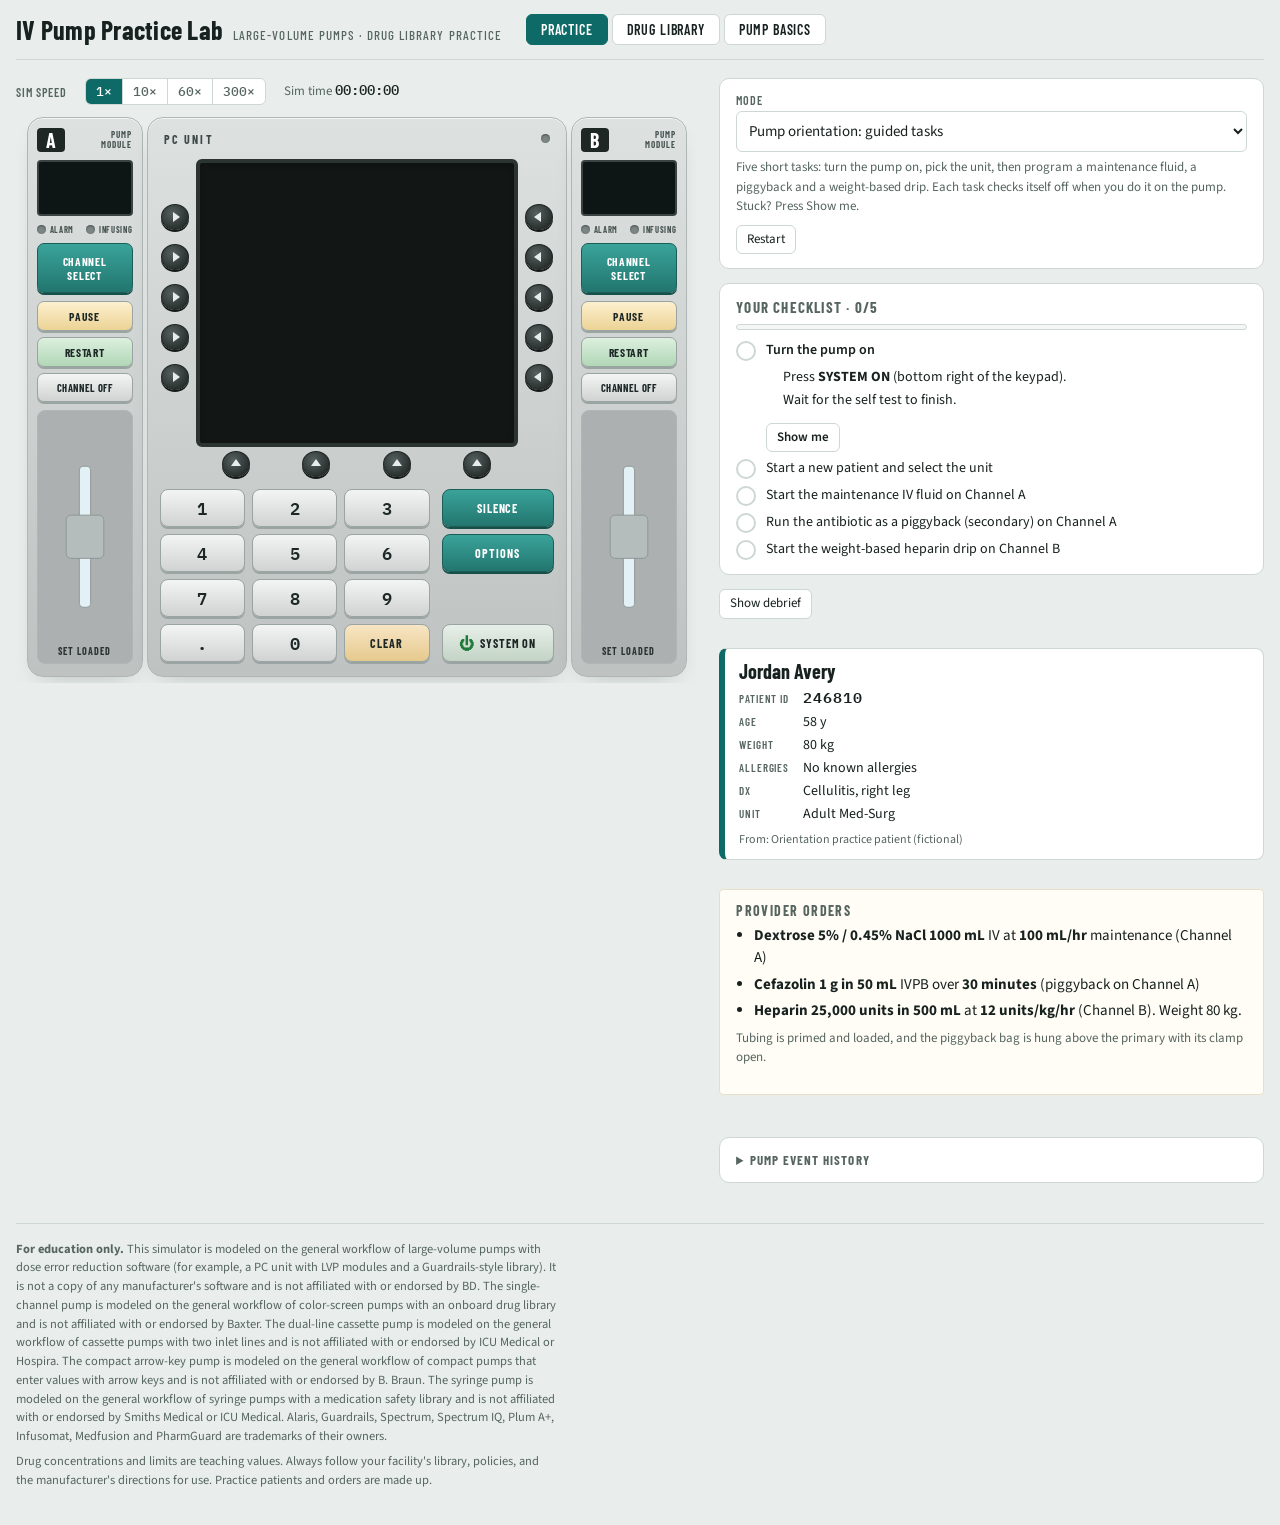
<file: modular/index.html>
<!doctype html>
<!-- Generated by tools/build_pump_pages.py from index.html: edit index.html, then re-run the script. -->
<html lang="en">
<head>
<meta charset="utf-8">
<meta name="viewport" content="width=device-width, initial-scale=1, viewport-fit=cover">
<title>IV Pump Orientation</title>
<meta name="mobile-web-app-capable" content="yes">
<meta name="apple-mobile-web-app-capable" content="yes">
<meta name="apple-mobile-web-app-title" content="Pump Orientation">
<meta name="theme-color" content="#0e6a66">
<link rel="manifest" href="manifest.webmanifest">
<link rel="icon" type="image/png" sizes="192x192" href="../icons/icon-192.png">
<link rel="apple-touch-icon" href="../icons/apple-touch-icon.png">
<meta name="description" content="Practice programming a large-volume IV pump with a Guardrails-style drug library, with random practice orders across Med-Surg, ICU, L&amp;D and Pediatrics.">
<link rel="preconnect" href="https://fonts.googleapis.com">
<link rel="preconnect" href="https://fonts.gstatic.com" crossorigin>
<link rel="stylesheet" href="https://fonts.googleapis.com/css2?family=Arimo:wght@400;600;700&family=Barlow+Condensed:wght@500;600;700&family=IBM+Plex+Mono:wght@400;500;600&family=Source+Sans+3:wght@400;600;700&display=swap">
<link rel="stylesheet" href="../css/pump.css">
</head>
<body>
<!--BODY-START-->
<header class="topbar">
  <div class="brand">
    <h1>IV Pump Practice Lab</h1>
    <span class="sub">Large-volume pumps · drug library practice</span>
  </div>
  <nav class="tabs" role="tablist" aria-label="Sections">
    <button class="tab" role="tab" id="tab-practice" aria-controls="view-practice" aria-selected="true">Practice</button>
    <button class="tab" role="tab" id="tab-library" aria-controls="view-library" aria-selected="false">Drug Library</button>
    <button class="tab" role="tab" id="tab-basics" aria-controls="view-basics" aria-selected="false">Pump Basics</button>
  </nav>
</header>

<main>
  <!-- ================= PRACTICE ================= -->
  <section class="view" id="view-practice" role="tabpanel" aria-labelledby="tab-practice">
    <div class="practice">
      <div class="device-col">
        <div class="simbar">
          <span class="label">Sim speed</span>
          <span class="seg" id="speedSeg">
            <button data-speed="1" aria-pressed="true">1×</button>
            <button data-speed="10" aria-pressed="false">10×</button>
            <button data-speed="60" aria-pressed="false">60×</button>
            <button data-speed="300" aria-pressed="false">300×</button>
          </span>
          <span>Sim time <span class="clock" id="clock">00:00:00</span></span>
          <span class="fac-label" id="facLabel"></span>
          <button class="btn-plain change-pump" id="changePump" hidden>Change facility</button>
        </div>

        <div class="fac-picker" id="facilityPicker" hidden>
          <h2>Please select your clinical facility</h2>
          <p class="fac-sub">You will practice on the pump your facility uses.</p>
          <div class="fac-grid">
            <button class="fac-card" data-fac="conway"><strong>Conway</strong><span>Dual-line cassette pump</span></button>
            <button class="fac-card" data-fac="childrens"><strong>Children's</strong><span>Single-channel + syringe pump</span></button>
            <button class="fac-card" data-fac="stmarys"><strong>St. Mary's</strong><span>Single-channel pump</span></button>
            <button class="fac-card" data-fac="chambers"><strong>Chambers</strong><span>Compact arrow-key pump</span></button>
            <button class="fac-card" data-fac="clarksville"><strong>Clarksville</strong><span>Compact arrow-key pump</span></button>
            <button class="fac-card" data-fac="northwest"><strong>Northwest</strong><span>Modular pump</span></button>
            <button class="fac-card all" data-fac="all"><strong>See all pumps</strong><span>Choose any pump to practice on</span></button>
          </div>
        </div>

        <div class="pump-picker" id="pumpPicker" hidden>
          <button class="btn-plain pp-back" id="ppBack">← Back to facilities</button>
          <h2>Choose the pump you want to practice on</h2>
          <div class="pp-cards">
            <button class="pp-card" data-dev="mod" aria-label="Modular pump: center screen with channel modules on each side">
              <svg viewBox="0 0 240 170" aria-hidden="true">
                <rect x="8" y="30" width="56" height="120" rx="6" class="pp-body"/><rect x="176" y="30" width="56" height="120" rx="6" class="pp-body"/>
                <rect x="70" y="14" width="100" height="146" rx="8" class="pp-body"/>
                <rect x="80" y="24" width="80" height="56" rx="3" class="pp-lcd"/>
                <g class="pp-key"><rect x="84" y="90" width="18" height="11" rx="2"/><rect x="111" y="90" width="18" height="11" rx="2"/><rect x="138" y="90" width="18" height="11" rx="2"/><rect x="84" y="106" width="18" height="11" rx="2"/><rect x="111" y="106" width="18" height="11" rx="2"/><rect x="138" y="106" width="18" height="11" rx="2"/><rect x="84" y="122" width="18" height="11" rx="2"/><rect x="111" y="122" width="18" height="11" rx="2"/><rect x="138" y="122" width="18" height="11" rx="2"/></g>
                <rect x="16" y="40" width="40" height="18" rx="2" class="pp-lcd"/><rect x="184" y="40" width="40" height="18" rx="2" class="pp-lcd"/>
                <rect x="16" y="64" width="40" height="10" rx="2" class="pp-blue"/><rect x="184" y="64" width="40" height="10" rx="2" class="pp-blue"/>
                <rect x="20" y="84" width="32" height="58" rx="4" class="pp-door"/><rect x="188" y="84" width="32" height="58" rx="4" class="pp-door"/>
                <text x="36" y="26" class="pp-t">A</text><text x="204" y="26" class="pp-t">B</text>
              </svg>
              <strong>Modular pump</strong>
              <span>Center screen with a channel module on each side</span>
              <em class="pp-where">Used at: Northwest</em>
            </button>
            <button class="pp-card" data-dev="sq" aria-label="Single-channel pump: color screen with the door on the right">
              <svg viewBox="0 0 240 170" aria-hidden="true">
                <rect x="84" y="4" width="10" height="16" rx="3" class="pp-body"/><rect x="118" y="4" width="10" height="16" rx="3" class="pp-body"/>
                <rect x="62" y="16" width="120" height="150" rx="10" class="pp-body"/>
                <rect x="126" y="20" width="52" height="142" rx="6" class="pp-door"/>
                <rect x="72" y="30" width="48" height="58" rx="3" class="pp-lcd"/><rect x="72" y="30" width="48" height="9" class="pp-blue"/>
                <g class="pp-blue"><circle cx="78" cy="97" r="4.5"/><circle cx="91" cy="97" r="4.5"/><circle cx="104" cy="97" r="4.5"/><circle cx="117" cy="97" r="4.5"/></g>
                <g class="pp-key"><rect x="72" y="106" width="10" height="8" rx="1.5"/><rect x="85" y="106" width="10" height="8" rx="1.5"/><rect x="98" y="106" width="10" height="8" rx="1.5"/><rect x="111" y="106" width="10" height="8" rx="1.5"/>
                  <rect x="72" y="118" width="10" height="9" rx="1.5"/><rect x="85" y="118" width="10" height="9" rx="1.5"/><rect x="98" y="118" width="10" height="9" rx="1.5"/><rect x="111" y="118" width="10" height="9" rx="1.5"/>
                  <rect x="72" y="130" width="10" height="9" rx="1.5"/><rect x="85" y="130" width="10" height="9" rx="1.5"/><rect x="98" y="130" width="10" height="9" rx="1.5"/><rect x="111" y="130" width="10" height="9" rx="1.5"/>
                  <rect x="85" y="142" width="10" height="9" rx="1.5"/><rect x="98" y="142" width="10" height="9" rx="1.5"/><rect x="111" y="142" width="10" height="9" rx="1.5"/></g>
                <rect x="72" y="142" width="10" height="9" rx="1.5" class="pp-purple"/>
              </svg>
              <strong>Single-channel pump</strong>
              <span>Color screen and keypad, door on the right</span>
              <em class="pp-where">Used at: Children's, St. Mary's</em>
            </button>
            <button class="pp-card" data-dev="plum" aria-label="Dual-line cassette pump: lines A and B through one cassette on the left, screen and keypad on the right">
              <svg viewBox="0 0 240 170" aria-hidden="true">
                <rect x="30" y="30" width="180" height="130" rx="10" class="pp-body"/>
                <rect x="38" y="38" width="62" height="114" rx="6" class="pp-door"/>
                <rect x="60" y="8" width="12" height="40" rx="4" class="pp-lcd"/><path d="M66 48 V70" stroke="#8f9a98" stroke-width="3"/>
                <rect x="52" y="70" width="30" height="46" rx="4" fill="#f5f7f7" stroke="#8f9a98"/>
                <rect x="112" y="40" width="88" height="54" rx="3" class="pp-lcd"/>
                <text x="118" y="52" class="pp-t" style="font-size:10px;text-anchor:start">A</text><text x="194" y="52" class="pp-t" style="font-size:10px;text-anchor:end">B</text>
                <g class="pp-key"><rect x="114" y="98" width="18" height="6" rx="1"/><rect x="136" y="98" width="18" height="6" rx="1"/><rect x="158" y="98" width="18" height="6" rx="1"/><rect x="180" y="98" width="18" height="6" rx="1"/></g>
                <g class="pp-key"><rect x="132" y="110" width="14" height="10" rx="5"/><rect x="150" y="110" width="14" height="10" rx="5"/><rect x="168" y="110" width="14" height="10" rx="5"/>
                  <rect x="132" y="124" width="14" height="10" rx="5"/><rect x="150" y="124" width="14" height="10" rx="5"/><rect x="168" y="124" width="14" height="10" rx="5"/>
                  <rect x="132" y="138" width="14" height="10" rx="5"/><rect x="150" y="138" width="14" height="10" rx="5"/><rect x="168" y="138" width="14" height="10" rx="5"/></g>
                <rect x="112" y="110" width="16" height="10" rx="3" fill="#3f9a4d"/><rect x="112" y="124" width="16" height="10" rx="3" fill="#c44"/><rect x="112" y="138" width="16" height="10" rx="3" fill="#56656f"/>
                <rect x="187" y="110" width="12" height="24" rx="6" fill="#56656f"/>
              </svg>
              <strong>Dual-line cassette pump</strong>
              <span>Lines A and B through one cassette, keypad on the right</span>
              <em class="pp-where">Used at: Conway</em>
            </button>
            <button class="pp-card" data-dev="space" aria-label="Compact arrow-key pump: small black display, values dialed in with arrow keys">
              <svg viewBox="0 0 240 170" aria-hidden="true">
                <rect x="10" y="52" width="220" height="70" rx="12" class="pp-body"/>
                <rect x="18" y="62" width="204" height="52" rx="6" fill="#2fb5a3" stroke="#1f8f80"/>
                <rect x="26" y="72" width="78" height="32" rx="2" fill="#111"/>
                <rect x="32" y="80" width="40" height="5" fill="#eee"/><rect x="32" y="90" width="60" height="4" fill="#999"/>
                <circle cx="30" cy="67" r="1.6" fill="#f2c200"/><circle cx="36" cy="67" r="1.6" fill="#3ccf64"/><circle cx="42" cy="67" r="1.6" fill="#3a78d8"/>
                <g fill="#eef3f2" stroke="#1f8f80"><circle cx="126" cy="74" r="5"/><circle cx="116" cy="88" r="5"/><circle cx="136" cy="88" r="5"/><circle cx="126" cy="102" r="5"/></g>
                <g stroke="#1f8f80"><circle cx="156" cy="78" r="5" fill="#eef3f2"/><circle cx="172" cy="78" r="5" fill="#f2c200"/><circle cx="188" cy="78" r="5" fill="#eef3f2"/>
                  <circle cx="156" cy="98" r="5" fill="#eef3f2"/><circle cx="172" cy="98" r="5" fill="#2a6fd6"/><circle cx="188" cy="98" r="5" fill="#d33"/></g>
                <circle cx="210" cy="88" r="5" fill="#eef3f2" stroke="#1f8f80"/>
                <rect x="40" y="122" width="20" height="8" rx="2" class="pp-body"/><rect x="180" y="122" width="20" height="8" rx="2" class="pp-body"/>
              </svg>
              <strong>Compact arrow-key pump</strong>
              <span>Small black display, no number keys: values are dialed in with arrows</span>
              <em class="pp-where">Used at: Chambers, Clarksville</em>
            </button>
            <button class="pp-card" data-dev="syr" aria-label="Syringe pump: syringe on top, green screen, number keypad">
              <svg viewBox="0 0 240 170" aria-hidden="true">
                <rect x="40" y="36" width="120" height="16" rx="3" fill="#f5f7f7" stroke="#8f9a98"/><rect x="42" y="38" width="70" height="12" fill="#cfe7f5"/>
                <rect x="160" y="40" width="30" height="8" fill="#c9cfce" stroke="#8f9a98"/><rect x="188" y="30" width="18" height="28" rx="3" class="pp-body"/>
                <rect x="14" y="58" width="212" height="84" rx="10" class="pp-body"/>
                <rect x="52" y="72" width="100" height="44" rx="3" fill="#a7d99a" stroke="#56656f"/>
                <g fill="#f6b75b" stroke="#c98a2b"><ellipse cx="62" cy="126" rx="9" ry="4"/><ellipse cx="88" cy="126" rx="9" ry="4"/><ellipse cx="114" cy="126" rx="9" ry="4"/><ellipse cx="140" cy="126" rx="9" ry="4"/></g>
                <g class="pp-key"><circle cx="172" cy="78" r="5"/><circle cx="186" cy="78" r="5"/><circle cx="200" cy="78" r="5"/><circle cx="172" cy="92" r="5"/><circle cx="186" cy="92" r="5"/><circle cx="200" cy="92" r="5"/><circle cx="172" cy="106" r="5"/><circle cx="186" cy="106" r="5"/><circle cx="200" cy="106" r="5"/><circle cx="172" cy="120" r="5"/><circle cx="186" cy="120" r="5"/><circle cx="200" cy="120" r="5"/></g>
                <rect x="22" y="70" width="16" height="10" rx="3" fill="#d33"/><circle cx="30" cy="128" r="6" fill="#3a78d8"/>
              </svg>
              <strong>Syringe pump</strong>
              <span>Syringe on top, green screen, number keypad</span>
              <em class="pp-where">Used at: Children's</em>
            </button>
          </div>
          <p class="pp-note">You can switch any time with <b>Change facility</b>.</p>
        </div>

        <div class="pump-wrap">
          <div class="pump" id="pump">
            <div class="module" data-ch="A" id="modA"></div>
            <div class="pcu">
              <div class="pcu-head"><span class="pcu-brand">PC UNIT</span><span class="pcu-leds"><span class="led" id="pcuLed" title="Power / alarm"></span></span></div>
              <div class="screen-grid">
                <button class="sk L" data-side="L" data-i="0" style="grid-column:1;grid-row:2" aria-label="Left soft key 1"></button>
                <button class="sk L" data-side="L" data-i="1" style="grid-column:1;grid-row:3" aria-label="Left soft key 2"></button>
                <button class="sk L" data-side="L" data-i="2" style="grid-column:1;grid-row:4" aria-label="Left soft key 3"></button>
                <button class="sk L" data-side="L" data-i="3" style="grid-column:1;grid-row:5" aria-label="Left soft key 4"></button>
                <button class="sk L" data-side="L" data-i="4" style="grid-column:1;grid-row:6" aria-label="Left soft key 5"></button>
                <div class="lcd" id="lcd" aria-live="polite"></div>
                <button class="sk R" data-side="R" data-i="0" style="grid-column:3;grid-row:2" aria-label="Right soft key 1"></button>
                <button class="sk R" data-side="R" data-i="1" style="grid-column:3;grid-row:3" aria-label="Right soft key 2"></button>
                <button class="sk R" data-side="R" data-i="2" style="grid-column:3;grid-row:4" aria-label="Right soft key 3"></button>
                <button class="sk R" data-side="R" data-i="3" style="grid-column:3;grid-row:5" aria-label="Right soft key 4"></button>
                <button class="sk R" data-side="R" data-i="4" style="grid-column:3;grid-row:6" aria-label="Right soft key 5"></button>
                <div class="bottom-keys">
                  <button class="sk B" data-side="B" data-i="0" aria-label="Bottom soft key 1"></button>
                  <button class="sk B" data-side="B" data-i="1" aria-label="Bottom soft key 2"></button>
                  <button class="sk B" data-side="B" data-i="2" aria-label="Bottom soft key 3"></button>
                  <button class="sk B" data-side="B" data-i="3" aria-label="Bottom soft key 4"></button>
                </div>
              </div>
              <div class="pcu-keys">
                <div class="keypad">
                  <button class="key" data-key="1">1</button><button class="key" data-key="2">2</button><button class="key" data-key="3">3</button>
                  <button class="key" data-key="4">4</button><button class="key" data-key="5">5</button><button class="key" data-key="6">6</button>
                  <button class="key" data-key="7">7</button><button class="key" data-key="8">8</button><button class="key" data-key="9">9</button>
                  <button class="key" data-key=".">.</button><button class="key" data-key="0">0</button><button class="key fn clear" data-key="CLEAR">CLEAR</button>
                </div>
                <div class="fnkeys">
                  <button class="key fn teal" data-key="SILENCE">SILENCE</button>
                  <button class="key fn teal" data-key="OPTIONS">OPTIONS</button>
                  <span class="fn-gap"></span>
                  <button class="key fn power" id="powerKey"><span class="pwr-icon" aria-hidden="true">⏻</span> SYSTEM ON</button>
                </div>
              </div>
            </div>
            <div class="module" data-ch="B" id="modB"></div>
          </div>

          <div class="sy" id="syr" hidden>
            <div class="sy-case">
              <div class="sy-top">
                <div class="sy-syringe"><i class="sy-barrel"><b class="sy-fluid"></b><em class="sy-ticks"></em><span class="sy-label"></span></i><i class="sy-plunger"></i><i class="sy-driver"></i></div>
                <span class="sy-tube"></span><span class="sy-load">SYRINGE LOADED</span>
              </div>
              <div class="sy-front">
                <div class="sy-leftcol">
                  <button class="syb silence" data-sy="SILENCE" aria-label="Silence">🔔</button>
                  <div class="sy-leds"><span class="led" id="syLedG"></span><span class="led" id="syLedR"></span></div>
                  <button class="syb power" id="syPower" aria-label="Power">POWER</button>
                </div>
                <div class="sy-mid">
                  <div class="sy-row">
                    <span class="sy-occ" id="syOcc"><i></i><i></i><i></i><i></i></span>
                    <button class="syb bolus" data-sy="BOLUS">BOLUS</button>
                    <button class="syb start" data-sy="START">START</button>
                    <button class="syb stop" data-sy="STOP">STOP</button>
                  </div>
                  <div class="sy-screen" id="syScreen" aria-live="polite"></div>
                  <div class="sy-soft">
                    <button class="syk" data-i="0" aria-label="Soft key 1"></button><button class="syk" data-i="1" aria-label="Soft key 2"></button>
                    <button class="syk" data-i="2" aria-label="Soft key 3"></button><button class="syk" data-i="3" aria-label="Soft key 4"></button>
                    <button class="syb back" data-sy="BACK">BACK</button>
                  </div>
                </div>
                <div class="sy-pad">
                  <button class="syn" data-sy="1">1</button><button class="syn" data-sy="2">2</button><button class="syn" data-sy="3">3</button>
                  <button class="syn" data-sy="4">4</button><button class="syn" data-sy="5">5</button><button class="syn" data-sy="6">6</button>
                  <button class="syn" data-sy="7">7</button><button class="syn" data-sy="8">8</button><button class="syn" data-sy="9">9</button>
                  <button class="syn" data-sy=".">•</button><button class="syn" data-sy="0">0</button><button class="syn enter" data-sy="ENTER">ENTER</button>
                  <div class="sy-name">SYRINGE PUMP</div>
                </div>
              </div>
            </div>
          </div>

          <div class="bb" id="space" hidden>
            <div class="bb-case">
              <div class="bb-top"><span class="bb-line"></span><span class="bb-drop"><i class="drop-ico"></i></span><span class="door-state">SET LOADED</span></div>
              <div class="bb-front">
                <div class="bb-left">
                  <div class="bb-leds"><span class="bb-led y" id="bbLedY" title="Pre-alarm / reminder"></span><span class="bb-led g" id="bbLedG" title="Infusing / alarm"></span><span class="bb-led b" id="bbLedB" title="Connection"></span></div>
                  <div class="bb-screen" id="bbScreen" aria-live="polite"></div>
                  <div class="bb-name">COMPACT PUMP</div>
                </div>
                <div class="bb-cross">
                  <button class="bbk arrow up" data-bb="UP" aria-label="Up">▲</button>
                  <button class="bbk arrow left" data-bb="LEFT" aria-label="Left">◀</button>
                  <button class="bbk arrow right" data-bb="RIGHT" aria-label="Right">▶</button>
                  <button class="bbk arrow down" data-bb="DOWN" aria-label="Down">▼</button>
                </div>
                <div class="bb-keys">
                  <button class="bbk c" data-bb="C" aria-label="Clear / back">C</button>
                  <button class="bbk bol" data-bb="BOLUS" aria-label="Bolus">BOL</button>
                  <button class="bbk pwr" id="bbPower" aria-label="On/Off">⏻</button>
                  <button class="bbk ok" data-bb="OK">OK</button>
                  <button class="bbk auto" data-bb="AUTO" aria-label="Auto-programming">⋎</button>
                  <button class="bbk ss" data-bb="STARTSTOP" aria-label="Start/Stop"><span>Start</span><span>Stop</span></button>
                </div>
                <div class="bb-door"><button class="bbk door" data-bb="DOOR" aria-label="Open door">⏏</button></div>
              </div>
              <div class="bb-rail"><i></i><i></i></div>
            </div>
          </div>

          <div class="pl" id="plum" hidden>
            <div class="pl-case">
              <div class="pl-left">
                <svg viewBox="0 0 120 300" aria-hidden="true">
                  <rect x="50" y="0" width="20" height="70" rx="6" fill="#f4f7f8" stroke="#8d9795"/>
                  <rect x="54" y="30" width="12" height="36" rx="3" class="pl-fluid"/>
                  <rect x="57" y="70" width="6" height="40" fill="#f2f6f5" stroke="#8d9795" class="tube"/>
                  <g class="drops"><circle class="drop" cx="60" cy="20" r="3.5"></circle></g>
                  <rect x="28" y="108" width="64" height="120" rx="8" fill="#eef1f1" stroke="#8d9795" stroke-width="1.5"/>
                  <rect x="44" y="128" width="32" height="56" rx="5" fill="#d8dfde" stroke="#8d9795"/>
                  <circle cx="60" cy="204" r="9" fill="#cfd6d5" stroke="#8d9795"/>
                  <rect x="57" y="228" width="6" height="72" fill="#f2f6f5" stroke="#8d9795" class="tube"/>
                  <path d="M16 96 h88 v10 h-88z" fill="#c9cfce" stroke="#8d9795"/>
                </svg>
                <div class="door-state">SET LOADED</div>
              </div>
              <div class="pl-right">
                <div class="pl-flow"><span class="pl-drop" id="plDropA"><i></i>A</span><span class="pl-drop" id="plDropB">B<i></i></span></div>
                <div class="pl-screen" id="plScreen" aria-live="polite"></div>
                <div class="pl-softkeys">
                  <button class="plk" data-i="0" aria-label="Soft key 1">▲</button><button class="plk" data-i="1" aria-label="Soft key 2">▲</button>
                  <button class="plk" data-i="2" aria-label="Soft key 3">▲</button><button class="plk" data-i="3" aria-label="Soft key 4">▲</button>
                </div>
                <div class="pl-keys">
                  <button class="plb start" data-pl="START" style="grid-area:1/1">START</button>
                  <button class="plb stop" data-pl="STOP" style="grid-area:2/1">STOP</button>
                  <span class="pl-charge" style="grid-area:3/1"><span class="led" id="plLed"></span></span>
                  <button class="plb onoff" id="plPower" style="grid-area:4/1">ON/OFF</button>
                  <button class="pln" data-pl="1" style="grid-area:1/2">1</button><button class="pln" data-pl="2" style="grid-area:1/3">2</button><button class="pln" data-pl="3" style="grid-area:1/4">3</button>
                  <button class="pln" data-pl="4" style="grid-area:2/2">4</button><button class="pln" data-pl="5" style="grid-area:2/3">5</button><button class="pln" data-pl="6" style="grid-area:2/4">6</button>
                  <button class="pln" data-pl="7" style="grid-area:3/2">7</button><button class="pln" data-pl="8" style="grid-area:3/3">8</button><button class="pln" data-pl="9" style="grid-area:3/4">9</button>
                  <button class="pln clear" data-pl="CLEAR" style="grid-area:4/2">CLEAR</button><button class="pln" data-pl="0" style="grid-area:4/3">0</button><button class="pln" data-pl="." style="grid-area:4/4">•</button>
                  <div class="pl-select" style="grid-area:1/5/4/6"><button class="plb sel" data-pl="UP" aria-label="Select up">▲</button><span>SELECT</span><button class="plb sel" data-pl="DOWN" aria-label="Select down">▼</button></div>
                  <button class="plb silence" data-pl="SILENCE" style="grid-area:4/5">SILENCE</button>
                </div>
                <div class="pl-name">CASSETTE PUMP · 2 LINES</div>
              </div>
            </div>
          </div>

          <div class="sq" id="sq" hidden>
            <div class="sq-poles" aria-hidden="true"><i></i><i></i></div>
            <div class="sq-case">
              <div class="sq-front">
                <div class="sq-brand">Single-channel pump</div>
                <div class="sq-screen" id="sqScreen" aria-live="polite"></div>
                <div class="sq-softkeys">
                  <button class="sqk" data-i="0" aria-label="Soft key 1"></button><button class="sqk" data-i="1" aria-label="Soft key 2"></button>
                  <button class="sqk" data-i="2" aria-label="Soft key 3"></button><button class="sqk" data-i="3" aria-label="Soft key 4"></button>
                </div>
                <div class="sq-hard">
                  <button class="sqh power" id="sqPower" aria-label="On/Off"><span aria-hidden="true">⏻</span></button>
                  <button class="sqh" data-sq="SCAN" aria-label="Scan"><span class="scan-ico" aria-hidden="true"></span></button>
                  <button class="sqh ok" data-sq="OK">OK</button>
                  <button class="sqh" data-sq="RUNSTOP" aria-label="Run/Stop"><span class="rs-ico" aria-hidden="true">▶︎<i>❚❚</i></span></button>
                </div>
                <div class="sq-pad">
                  <button class="sqn" data-sq="0"><b>0</b></button><button class="sqn" data-sq="1"><small>ABC</small><b>1</b></button><button class="sqn" data-sq="2"><small>DEF</small><b>2</b></button><button class="sqn" data-sq="3"><small>GHI</small><b>3</b></button>
                  <button class="sqn" data-sq="."><b>•</b></button><button class="sqn" data-sq="4"><small>JKL</small><b>4</b></button><button class="sqn" data-sq="5"><small>MNO</small><b>5</b></button><button class="sqn" data-sq="6"><small>PQR</small><b>6</b></button>
                  <span class="sq-ir" title="Infrared port" aria-hidden="true"></span><button class="sqn" data-sq="7"><small>STU</small><b>7</b></button><button class="sqn" data-sq="8"><small>VWX</small><b>8</b></button><button class="sqn" data-sq="9"><small>YZ</small><b>9</b></button>
                </div>
                <div class="sq-foot"><span class="led" id="sqLed"></span><span>LARGE VOLUME PUMP</span></div>
              </div>
              <div class="sq-door">
                <svg viewBox="0 0 100 300" aria-hidden="true">
                  <rect x="44" y="0" width="12" height="300" rx="4" fill="#f2f6f5" stroke="#8d9795" class="tube"></rect>
                  <rect x="26" y="110" width="48" height="80" rx="6" fill="#b4bdbb" stroke="#8d9795"></rect>
                  <g class="drops"><circle class="drop" cx="50" cy="40" r="3.5"></circle><circle class="drop" cx="50" cy="210" r="3.5" style="animation-delay:.6s"></circle></g>
                </svg>
                <div class="door-state">SET LOADED</div>
              </div>
            </div>
          </div>
        </div>

        <section class="panel bedside" aria-labelledby="bedsideTitle">
          <h2 id="bedsideTitle">Bedside: tubing, clamps and bags</h2>
          <div class="bedside-grid" id="bedside"></div>
        </section>
      </div>

      <aside class="coach" id="coach">
        <div class="panel picker">
          <label for="scenarioSelect">Mode</label>
          <select id="scenarioSelect"></select>
          <p class="summary" id="scenarioSummary"></p>
          <div class="row">
            <button class="btn-plain" id="restartBtn">Restart</button>
          </div>
        </div>
        <div id="patientBand"></div>
        <div class="orders" id="orders"></div>
        <div class="vitals" id="vitals"></div>
        <div id="decisions"></div>
        <div class="panel goals" id="goals"></div>
        <div id="debrief"></div>
        <details class="panel history" id="history">
          <summary>Pump event history</summary>
          <ol id="historyList"></ol>
        </details>
      </aside>
    </div>
  </section>

  <!-- ================= DRUG LIBRARY ================= -->
  <section class="view" id="view-library" role="tabpanel" aria-labelledby="tab-library" hidden>
    <p class="intro">This practice library works like a hospital's Guardrails library. Each care-area profile has its own list and its own limits. A <b>soft limit</b> asks you to confirm, and you override only after checking the order. A <b>hard limit</b> cannot be overridden. Values are teaching examples. Your facility's pharmacy builds the real library.</p>
    <p class="intro only-plum"><b>Dual-line cassette pump:</b> this pump's drug list has names only, with no limits. The table below is still the teaching reference for concentrations and safe dose ranges. The pump will not warn you if you go outside them.</p>
    <div class="lib-controls">
      <label for="libProfile">Profile</label>
      <select id="libProfile"></select>
      <input id="libSearch" type="search" placeholder="Search drug name" aria-label="Search drug name">
    </div>
    <div class="table-wrap">
      <table>
        <thead><tr><th>Drug</th><th>Concentration(s)</th><th>Dosing unit</th><th>Soft min</th><th>Soft max</th><th>Hard max</th><th>Notes</th></tr></thead>
        <tbody id="libBody"></tbody>
      </table>
    </div>
  </section>

  <!-- ================= BASICS ================= -->
  <section class="view" id="view-basics" role="tabpanel" aria-labelledby="tab-basics" hidden>
    <div class="basics">
      <div class="panel only-mod">
        <h3>Parts of the pump</h3>
        <ul>
          <li><b>PC unit</b> (center): the screen, 5 soft keys on each side, 4 soft keys under the screen, number keys, CLEAR, SILENCE, OPTIONS and SYSTEM ON.</li>
          <li><b>Pump modules</b>: Channel A is on the left, Channel B on the right. CHANNEL SELECT opens that channel on the screen. PAUSE, RESTART and CHANNEL OFF control only that channel.</li>
          <li><b>Soft keys</b>: blank arrow keys. Their job is written on the screen next to them (for example RATE, VTBI, DOSE, START).</li>
          <li><b>Prompt line</b>: the line starting with <b>&gt;</b> tells you the next step, such as <i>&gt;Select Drug</i> or <i>&gt;Press START</i>.</li>
          <li><b>Module display</b>: scrolls the drug name and dose and shows the rate, even when the screen is on another channel.</li>
        </ul>
      </div>
      <div class="panel only-mod">
        <h3>Programming a primary infusion</h3>
        <ol>
          <li>Check the order, the patient (two identifiers) and the bag label.</li>
          <li>Spike the bag, prime the tubing, and load the set in a channel.</li>
          <li>SYSTEM ON → watch the self test → <b>New Patient? Yes</b> → select the unit <b>profile</b> → Yes.</li>
          <li>Type the <b>patient ID</b> from the armband → CONFIRM.</li>
          <li>Press <b>CHANNEL SELECT</b> on the module → Infusion Menu → <b>Guardrails Drugs</b> or <b>Guardrails IV Fluids</b>.</li>
          <li>Use the letter keys (A-E … U-Z) or PAGE DOWN to find the drug. Pick the concentration that matches the bag → <b>Yes</b>.</li>
          <li>For high-alert drugs read the advisory → CONFIRM. On Drug Setup enter PATIENT WEIGHT if asked → NEXT.</li>
          <li>Press RATE or DOSE and type the value. Press VTBI and type the volume.</li>
          <li>Trace the line, open the clamp, check the screen against the order, press the <b>START</b> soft key.</li>
        </ol>
      </div>
      <div class="panel only-mod">
        <h3>Secondary (IVPB) set-up</h3>
        <ol>
          <li>Connect secondary tubing to the port <b>above</b> the pump on the primary line.</li>
          <li>Hang the secondary bag <b>higher</b> than the primary (lower the primary with the extension hook).</li>
          <li><b>Open the secondary clamp.</b> A closed clamp means the pump pulls primary fluid instead.</li>
          <li>CHANNEL SELECT → <b>SECONDARY</b> soft key → drug → Yes.</li>
          <li>VTBI fills in with the bag volume. Type the DURATION (for 30 min type 30; for 1 h 30 min type 130).</li>
          <li>Prompt reads <i>&gt;Verify Secondary Clamp Open, Then Press START</i>. Callback ON makes the pump alert when it finishes.</li>
          <li>The primary resumes automatically at its own rate.</li>
        </ol>
      </div>
      <div class="panel only-sq">
        <h3>Parts of the pump</h3>
        <ul>
          <li><b>Color screen</b> (top): the blue title bar shows the care area. The drug name and concentration sit under it.</li>
          <li><b>Four round soft keys</b> under the screen. Their job is printed on the screen just above each key (for example <i>yes</i>, <i>no</i>, <i>back</i>, <i>dose change</i>).</li>
          <li><b>Hard keys</b>: ON/OFF, SCAN (barcode), <b>OK</b> (confirms the highlighted field or list choice) and <b>RUN/STOP</b> (starts or stops the infusion).</li>
          <li><b>Keypad</b>: numbers 0–9 and a decimal point. On the Drug Search screen the same keys type letters: press 1 once for A, twice for B, three times for C.</li>
          <li><b>Door</b> on the right holds the IV set. One pump runs one channel. A secondary runs through the same channel and the primary resumes when it ends.</li>
        </ul>
      </div>
      <div class="panel only-sq">
        <h3>Programming a primary infusion</h3>
        <ol>
          <li>Check the order, the patient (two identifiers) and the bag label. Prime the set, load it and close the door.</li>
          <li>ON/OFF → <b>New Patient? yes</b> → use ▲ ▼ to pick the <b>care area</b> → OK.</li>
          <li><b>Drug Search</b>: type the first two letters of the drug name on the keypad (the letters wait about a second, then lock in). Or type one letter and press OK.</li>
          <li>Pick the drug with ▲ ▼ → OK. Pick the concentration that matches the bag → OK. <b>CONFIRM → yes</b>. Read any clinical advisory → continue.</li>
          <li>Drug Setup: type <b>Patient Weight</b> → OK (if asked), then <b>Dose</b> (or <b>Rate</b>) → OK, then <b>VTBI</b> → OK. Time calculates for you.</li>
          <li>Check every value against the order, press <b>RUN/STOP</b>, answer <b>Check Flow</b> (clamps open, no kinks, drops falling) → yes.</li>
          <li>Titrate from the RUN screen with <b>dose change</b> (or rate change): type the new value → OK → RUN/STOP.</li>
        </ol>
      </div>
      <div class="panel only-sq">
        <h3>Secondary (IVPB) set-up</h3>
        <ol>
          <li>Connect the secondary set to the upper Y-site on the primary line. Lower the primary bag on the hanger so the secondary hangs <b>higher</b>. Open the secondary clamp.</li>
          <li>A secondary can only be programmed while the pump is <b>stopped</b>. Press RUN/STOP → <b>program pri/sec</b> → review the primary → <b>program secndry</b>.</li>
          <li>Search for the drug → OK → yes. A watermark <b>2</b> shows you are on the secondary.</li>
          <li>VTBI fills in with the bag volume → OK. The reminder says secondary VTBI should equal the bag volume → OK.</li>
          <li>Type the <b>Time</b> as hours and minutes (30 min = 30, 1 h 30 min = 130) → OK. The rate calculates.</li>
          <li>RUN/STOP → Secondary Check Flow: drops falling in the <b>secondary</b> chamber and not the primary → yes. The primary resumes by itself when the secondary is done.</li>
        </ol>
      </div>
      <div class="panel only-plum">
        <h3>Parts of the pump</h3>
        <ul>
          <li><b>Cassette</b> (left): one cassette with two inlets. <b>Line A</b> is the primary inlet, <b>Line B</b> the secondary inlet. One line goes to the patient.</li>
          <li><b>Screen</b>: the main delivery screen shows A on the left and B on the right (status, rate, volume infused). The drop symbols above the screen flash while a line is pumping.</li>
          <li><b>Four soft keys</b> (▲) under the screen: their job is printed just above them (for example <i>A</i>, <i>B</i>, <i>Therapy</i>, <i>Cancel/Back</i>).</li>
          <li><b>SELECT ▲▼</b> moves the highlight between fields and list items. Typing replaces the highlighted value. <b>CLEAR</b> empties the field.</li>
          <li><b>START</b> starts or accepts a change, <b>STOP</b> stops a line, <b>SILENCE</b> quiets an alarm.</li>
        </ul>
      </div>
      <div class="panel only-plum">
        <h3>Programming a line</h3>
        <ol>
          <li>ON/OFF → self test → <b>New Patient? Yes</b> → select the <b>unit</b> (SELECT ▲▼) → Choose.</li>
          <li>Press <b>[A]</b>: the unit's <b>medication list</b> opens. Scroll with SELECT ▲▼ or Page Down, or jump by letter on the number keys (1 = A, B, C; 2 = D, E, F …) → <b>Enter</b>.</li>
          <li><b>Fluids and IVPB</b>: type the Rate → ▼ → type the VTBI. Duration calculates. Press <b>START</b>.</li>
          <li><b>Dose-based drips</b>: after the drug, choose the dose units → Choose → container units → Choose.</li>
          <li>Type the <b>drug amount</b> and <b>bag volume</b> from the bag label, and the <b>weight</b> if the dose is per kg. Then the <b>Dose</b> and <b>VTBI</b>. Rate calculates.</li>
          <li><b>START</b> → <i>Confirm Program?</i> check dose, drug, concentration and weight → <b>Yes</b>.</li>
          <li>Titrate: <b>[A]</b> while running, type the new Dose (or Rate), <b>START</b>.</li>
          <li>Duration is typed as hours and minutes: 30 = 30 min, 130 = 1 hr 30 min.</li>
        </ol>
      </div>
      <div class="panel only-plum">
        <h3>Piggyback on Line B</h3>
        <ol>
          <li>Attach the secondary container to the <b>secondary inlet</b> of the cassette (no need to hang it higher).</li>
          <li>With Line A pumping, press <b>[B]</b>: the medication list comes up again. Pick the drug → Enter. The program screen shows <b>Mode Piggyback</b> (Change Mode switches to Concurrent).</li>
          <li>Type the Rate and VTBI (or VTBI and Duration). Press <b>START</b>.</li>
          <li>Line A shows <b>DELAYED</b> while B runs, then restarts by itself when B's VTBI is done.</li>
          <li><b>Concurrent</b> runs A and B at the same time, each at its own rate.</li>
        </ol>
      </div>
      <div class="panel only-plum">
        <h3>No dose limits on this pump</h3>
        <p>This model's drug list holds drug <b>names</b> only. It has no soft or hard limits, so it will not stop a wrong dose, a wrong concentration or a wrong weight. You type the concentration yourself, so check it against the bag label and get an independent double check for high-alert drugs.</p>
      </div>
      <div class="panel only-space">
        <h3>Parts of the pump</h3>
        <ul>
          <li><b>Display</b>: four lines, white on black. The top line shows PRIM or SEC, the drug and <b>START</b> when the program is ready. The highlighted (white) row is the one you are on.</li>
          <li><b>No number keys.</b> Values are dialed in: <b>◀ ▶</b> move to a digit (the white box), <b>▲ ▼</b> change it, <b>OK</b> confirms. Example: 9.5 = ▲ 9 times on the ones digit, ▶ once, ▲ 5 times.</li>
          <li><b>◀</b> also selects: it opens the highlighted value or picks a list item, the same as OK.</li>
          <li><b>C</b> clears a value (press again to leave the editor), or goes back one screen. <b>Start/Stop</b> starts or stops. <b>BOL</b> is bolus.</li>
          <li>Lights above the display: <b>yellow</b> pre-alarm/reminder, <b>green</b> infusing, <b>red</b> alarm.</li>
        </ul>
      </div>
      <div class="panel only-space">
        <h3>Programming a primary</h3>
        <ol>
          <li>On/Off → Self-test → <i>New patient?</i> <b>Yes ▲</b> → <i>Press OK to program an infusion</i> → OK.</li>
          <li>Select the <b>Care Unit</b> (▲▼, OK). Drug list: ▲▼ through the list, <b>▶</b> jumps ABC → DEF → GHI. OK to select, then the concentration that matches the bag.</li>
          <li>High-alert drugs show an advisory: OK. For per-kg doses the <b>Weight</b> editor opens first.</li>
          <li>The <b>Doserate</b> (or Rate) editor opens: dial the value, OK. A soft limit asks <i>Override?</i> ▲ Yes / ▼ No. A hard limit stops the editor at the limit and shows a message.</li>
          <li>▼ to <b>VTBI</b> (required), OK, dial it, OK. Time calculates. <b>START</b> appears on the top line.</li>
          <li>Check everything against the order, press <b>Start/Stop</b>.</li>
          <li>Titrate while running: press <b>◀</b>, dial the new doserate, <b>OK</b>. It is not active until you press OK.</li>
        </ol>
      </div>
      <div class="panel only-space">
        <h3>SECondary (piggyback)</h3>
        <ol>
          <li>Hang the secondary at least 8 inches above the primary and connect it to the port above the pump.</li>
          <li>Press <b>Start/Stop</b> to stop the primary. ▼ to <b>SECondary</b> → OK → <b>New SECondary</b> → OK.</li>
          <li>Pick the drug and concentration. VTBI fills in with the bag volume: check it, OK, OK.</li>
          <li>▼ to <b>Time</b>, dial hours:minutes, OK. The rate calculates.</li>
          <li>Start/Stop → <i>Check bag height, open SECondary clamp</i> → Start/Stop again. The primary resumes on its own when the SEC is done.</li>
        </ol>
      </div>
      <div class="panel only-syr">
        <h3>Parts of the syringe pump</h3>
        <ul>
          <li><b>Syringe</b> on top: the barrel clamp holds the barrel, the plunger driver pushes the plunger. The pump reads the syringe brand and size: check it on the <i>Load syringe</i> screen.</li>
          <li><b>Green screen</b>: the drug program name across the top, the profile (NICU, PICU) on the right. Menus are numbered: <b>press the number</b> to pick.</li>
          <li><b>Four orange soft keys</b> under the screen (CHG PROFILE, MORE, CHG DOSE, OPTIONS …) and <b>BACK</b>.</li>
          <li><b>Keypad</b>: type numbers, <b>ENTER</b> confirms. <b>START</b>, <b>STOP</b>, <b>BOLUS</b> across the top; <b>POWER</b> and <b>SILENCE</b> on the left.</li>
        </ul>
      </div>
      <div class="panel only-syr">
        <h3>Programming the syringe pump</h3>
        <ol>
          <li>POWER → self test (do not touch the plunger driver).</li>
          <li><b>Select the profile</b> (care area) by its number: NICU, PICU/CCU, Heme/Onc and AcuteCare each have a <b>Continuous</b> and an <b>Intermittent</b> profile. MORE shows AcuteCare, Transport and ER.</li>
          <li><b>Library menu</b>: pick the drug's letter group (A-B, C-D, E-G, H-L, M-O, P-R, S-Z), then the drug program. 8 = <b>Blood Products</b>. MORE shows <b>mL/hr</b>, <b>Volume/Time</b> and <b>Recall last settings</b> (no library limits). CHG PROFILE goes back to the profiles.</li>
          <li><b>Select syringe type</b>: B-D, Monoject or Terumo.</li>
          <li><b>Load the syringe</b>: barrel clamp up, flange in the clip, plunger driver against the plunger, clamp down. The pump recognizes the size; <b>1 mL and 3 mL syringes must be confirmed</b>.</li>
          <li><b>Patient weight</b> → ENTER, then <b>re-enter the weight</b> to confirm it. Then the <b>dose</b> (HIGH and LOW limits show on the screen) → ENTER, and the <b>time</b> for intermittent doses (30 = 30 min, 130 = 1 hr 30 min). CLEAR and BACKSPACE fix typing.</li>
          <li>The prompt alternates <i>Press START to begin</i> / <i>Press BOLUS to prime</i>. To prime: press <b>BOLUS</b>, then <b>press and hold BOLUS</b> until fluid reaches the end of the tubing (priming volume shows), then <b>EXIT</b>.</li>
          <li>Press <b>START</b>. When an intermittent or volume/time infusion finishes, the pump beeps: STOP, then <b>flush the line</b> if ordered. It warns when about 5 minutes are left (press SILENCE) and alarms when the syringe is empty.</li>
          <li>Titrate a drip with <b>CHG DOSE</b> → new dose → ENTER → <b>START</b>.</li>
        </ol>
      </div>
      <div class="panel">
        <h3>Soft limits vs. hard limits</h3>
        <p><b>Soft limit</b>: the dose is unusual for this care area. Stop, re-read the order, recheck your math and the patient's weight. Override only if the order is correct and verified. Overrides are recorded.</p>
        <p><b>Hard limit</b>: the dose is unsafe for this care area. The pump will not run it. Re-enter or hold and call the provider or pharmacist.</p>
        <p><b>Basic Infusion</b> (on the single-channel pump: <i>not in library</i>, Basic Mode) skips all limits. Never use it to get around an alert, and never for high-alert medications.</p>
      </div>
      <div class="panel">
        <h3>Vasopressors: mcg/min or mcg/kg/min?</h3>
        <p>Norepinephrine, epinephrine and phenylephrine each have <b>two library entries</b> for the same bag: the plain entry doses in <b>mcg/min</b>, the <b>weight-based</b> entry in <b>mcg/kg/min</b>. Read the units in the order and pick the matching entry. 0.1 mcg/kg/min is not 0.1 mcg/min: picking the wrong one is an 80-fold error for an 80 kg patient.</p>
        <p>On the dual-line cassette pump there is one drug name: choose the dose units (mcg/min or mcg/kg/min) on the Dose Calculation screen and enter the weight.</p>
      </div>
      <div class="panel wide">
        <h3>Dose calculation formulas</h3>
        <div class="calc">
concentration (per mL) = drug amount in bag ÷ bag volume (mL)<br>
mL/h = dose per hr ÷ concentration<br><br>
units/kg/hr &nbsp;: mL/h = (dose × kg) ÷ (units/mL)<br>
&nbsp;&nbsp;Heparin 15 units/kg/hr × 70 kg = 1,050 units/hr ÷ 100 units/mL = <b>10.5 mL/h</b><br>
mcg/min &nbsp;&nbsp;&nbsp;&nbsp;: mL/h = (dose × 60) ÷ (mcg/mL)<br>
&nbsp;&nbsp;Norepinephrine 8 mg/250 mL = 32 mcg/mL; 6 mcg/min × 60 = 360 ÷ 32 = <b>11.3 mL/h</b><br>
mcg/kg/min &nbsp;: mL/h = (dose × kg × 60) ÷ (mcg/mL)<br>&nbsp;&nbsp;Norepinephrine (weight-based) 0.1 mcg/kg/min × 80 kg × 60 = 480 ÷ 32 = <b>15 mL/h</b><br>
milliunits/min: Oxytocin 30 units/500 mL = 60 mU/mL; 6 mU/min × 60 = 360 ÷ 60 = <b>6 mL/h</b><br>
volume/time : mL/h = mL ÷ hours &nbsp;&nbsp;(250 mL over 90 min = 250 ÷ 1.5 = <b>166.7 mL/h</b>)
        </div>
      </div>
      <div class="panel wide">
        <h3>Alarm troubleshooting</h3>
        <div class="table-wrap">
          <table>
            <thead><tr><th>Alarm</th><th>Likely cause</th><th>What to do</th></tr></thead>
            <tbody>
              <tr><td>Patient side occlusion</td><td>Kinked tubing, closed slide clamp, bent arm, infiltrated IV</td><td>Silence. Look at the site and the line from the pump to the patient. Straighten, unclamp, assess for infiltration. Press RESTART.</td></tr>
              <tr><td>Fluid side occlusion</td><td>Roller clamp closed above the pump, spike not open, empty bag</td><td>Open the roller clamp, check the spike and bag. Press RESTART.</td></tr>
              <tr><td>Air in line</td><td>Tubing not fully primed, bag ran dry, bubbles from a new bag</td><td>Pause, open the door, remove the air by priming or using a port below the air, reload the set. Press RESTART.</td></tr>
              <tr><td>Infusion complete / KVO</td><td>VTBI reached</td><td>Hang a new bag if ordered, CHANNEL SELECT, enter a new VTBI, press START. Or turn the channel off and flush/lock the line.</td></tr>
              <tr><td>Channel paused too long</td><td>Channel paused over 2 minutes</td><td>Resume with RESTART, or turn the channel off if the infusion is stopped.</td></tr>
            </tbody>
          </table>
        </div>
      </div>
      <div class="panel wide">
        <h3>Safety habits that prevent pump errors</h3>
        <ul>
          <li>Always use the drug library. Match the concentration to the bag label.</li>
          <li>Titrate by <b>dose</b>, not by rate, so the library checks the new dose.</li>
          <li>Independent double check for high-alert drips (heparin, insulin, vasopressors, opioids, oxytocin, magnesium).</li>
          <li>Set VTBI to the ordered volume, especially for boluses and pediatrics, not automatically to the bag size.</li>
          <li>Trace every line from bag to pump to patient at start, at handoff, and whenever a new line is added.</li>
          <li>Check the pump against the MAR at the start of every shift and after every change.</li>
        </ul>
      </div>
    </div>
  </section>
</main>

<footer>
  <p><b>For education only.</b> This simulator is modeled on the general workflow of large-volume pumps with dose error reduction software (for example, a PC unit with LVP modules and a Guardrails-style library). It is not a copy of any manufacturer's software and is not affiliated with or endorsed by BD. The single-channel pump is modeled on the general workflow of color-screen pumps with an onboard drug library and is not affiliated with or endorsed by Baxter. The dual-line cassette pump is modeled on the general workflow of cassette pumps with two inlet lines and is not affiliated with or endorsed by ICU Medical or Hospira. The compact arrow-key pump is modeled on the general workflow of compact pumps that enter values with arrow keys and is not affiliated with or endorsed by B. Braun. The syringe pump is modeled on the general workflow of syringe pumps with a medication safety library and is not affiliated with or endorsed by Smiths Medical or ICU Medical. Alaris, Guardrails, Spectrum, Spectrum IQ, Plum A+, Infusomat, Medfusion and PharmGuard are trademarks of their owners.</p>
  <p>Drug concentrations and limits are teaching values. Always follow your facility's library, policies, and the manufacturer's directions for use. Practice patients and orders are made up.</p>
</footer>
<!--BODY-END-->
<script>window.IVP_CONFIG = { device: "mod", mode: "orient" };</script>
<script src="../js/library.js"></script>
<script src="../js/pump.js"></script>
<script src="../js/spectrum.js"></script>
<script src="../js/plum.js"></script>
<script src="../js/space.js"></script>
<script src="../js/syringe.js"></script>
<script src="../js/scenarios.js"></script>
<script src="../js/level1.js"></script>
<script src="../js/practice.js"></script>
<script src="../js/app.js"></script>
<script src="../js/scorm.js"></script>
</body>
</html>
</file>
<file: css/pump.css>
/* Layout: two-column work surface — the pump on the left like a bedside pole,
   the order sheet / scenario coach on the right like a clipboard. */
:root {
  --bg: #e9eeec;
  --surface: #ffffff;
  --surface-2: #f4f7f6;
  --ink: #17211f;
  --muted: #56655f;
  --line: #cdd7d3;
  --accent: #0e6a66;
  --accent-ink: #ffffff;
  --accent-soft: #d6ebe8;
  --ok: #2b7a3a;
  --ok-soft: #dcefdf;
  --warn: #9a6200;
  --warn-soft: #fbeccb;
  --crit: #b3261e;
  --crit-soft: #f9dcd9;
  --paper: #fffdf6;
  --paper-line: #e6dfc7;

  /* the device itself */
  --shell: #dde2e1;
  --shell-edge: #aeb7b5;
  --shell-shadow: rgba(20, 30, 28, .25);
  --key: #f3f5f5;
  --key-ink: #1d2826;
  --key-edge: #9aa4a2;
  --lcd-bg: #eef1ea;
  --lcd-ink: #10201b;
  --lcd-hdr: #1d4a5e;
  --lcd-hdr-ink: #e8f3f7;
  --lcd-sel: #1d4a5e;
  --mod-disp: #0d1614;
  --mod-green: #58e07a;
  --mod-amber: #ffb938;
  --mod-red: #ff5a4f;

  --f-display: "Barlow Condensed", "Arial Narrow", "Roboto Condensed", sans-serif;
  --f-body: "Source Sans 3", "Segoe UI", system-ui, sans-serif;
  --f-mono: "IBM Plex Mono", ui-monospace, "SFMono-Regular", Menlo, monospace;
  --f-lcd: "Arimo", "Arial", "Helvetica Neue", sans-serif;
}
@media (prefers-color-scheme: dark) {
  :root:not([data-theme="light"]) {
    --bg: #111817; --surface: #1a2321; --surface-2: #202b29; --ink: #e4ecea; --muted: #9aaba6;
    --line: #33423f; --accent: #5cc3bb; --accent-ink: #06201e; --accent-soft: #173a37;
    --ok: #7fd08c; --ok-soft: #1c3322; --warn: #f0b650; --warn-soft: #3a2e14; --crit: #ff8a80; --crit-soft: #3f1c1a;
    --paper: #1f2624; --paper-line: #3a423c;
    --shell: #c9cfce; --shell-edge: #8f9997; --shell-shadow: rgba(0, 0, 0, .5);
    color-scheme: dark;
  }
}
:root[data-theme="dark"] {
  --bg: #111817; --surface: #1a2321; --surface-2: #202b29; --ink: #e4ecea; --muted: #9aaba6;
  --line: #33423f; --accent: #5cc3bb; --accent-ink: #06201e; --accent-soft: #173a37;
  --ok: #7fd08c; --ok-soft: #1c3322; --warn: #f0b650; --warn-soft: #3a2e14; --crit: #ff8a80; --crit-soft: #3f1c1a;
  --paper: #1f2624; --paper-line: #3a423c;
  --shell: #c9cfce; --shell-edge: #8f9997; --shell-shadow: rgba(0, 0, 0, .5);
  color-scheme: dark;
}

* { box-sizing: border-box; }
html, body { margin: 0; }
body {
  background: var(--bg); color: var(--ink);
  font: 15px/1.5 var(--f-body);
  padding-inline: 16px;
}
button { font: inherit; color: inherit; }
:focus-visible { outline: 3px solid var(--accent); outline-offset: 2px; }

/* ---------- top bar ---------- */
.topbar {
  display: flex; flex-wrap: wrap; align-items: center; gap: 12px 24px;
  padding-block: 14px; border-bottom: 1px solid var(--line); max-width: 1320px; margin: 0 auto;
}
.brand { display: flex; align-items: baseline; gap: 10px; }
.brand h1 { font: 700 26px/1 var(--f-display); letter-spacing: .01em; margin: 0; text-wrap: balance; }
.brand .sub { font: 500 13px var(--f-display); letter-spacing: .08em; text-transform: uppercase; color: var(--muted); }
.tabs { display: flex; gap: 4px; flex-wrap: wrap; }
.tab {
  border: 1px solid var(--line); background: var(--surface); padding: 6px 14px; border-radius: 6px;
  font: 600 14px var(--f-display); letter-spacing: .06em; text-transform: uppercase; cursor: pointer;
}
.tab[aria-selected="true"] { background: var(--accent); color: var(--accent-ink); border-color: var(--accent); }

main { max-width: 1320px; margin: 0 auto; padding-block: 18px 40px; }
.view[hidden] { display: none !important; }

/* ---------- practice layout ---------- */
.practice { display: grid; grid-template-columns: minmax(0, 1.25fr) minmax(0, 1fr); gap: 22px; align-items: start; }
@media (max-width: 1060px) { .practice { grid-template-columns: minmax(0, 1fr); } }

.simbar { display: flex; flex-wrap: wrap; gap: 10px 18px; align-items: center; margin-bottom: 12px; font-size: 13px; color: var(--muted); }
.simbar .label { font: 600 12px var(--f-display); letter-spacing: .08em; text-transform: uppercase; }
.seg { display: inline-flex; border: 1px solid var(--line); border-radius: 6px; overflow: hidden; }
.seg button { border: 0; background: var(--surface); padding: 4px 10px; cursor: pointer; font: 500 13px var(--f-mono); }
.seg button + button { border-left: 1px solid var(--line); }
.seg button[aria-pressed="true"] { background: var(--accent); color: var(--accent-ink); }
.clock { font: 500 14px var(--f-mono); color: var(--ink); font-variant-numeric: tabular-nums; }
.btn-plain { border: 1px solid var(--line); background: var(--surface); padding: 4px 10px; border-radius: 6px; cursor: pointer; font-size: 13px; }

/* ---------- the pump ---------- */
.pump-wrap { padding-bottom: 6px; }
/* The pump keeps its real layout (A | PC unit | B) at every size; on narrow
   screens app.js scales the whole device down to fit the width. */
.pump-wrap { overflow: hidden; }
.pump { display: flex; justify-content: center; gap: 4px; align-items: stretch; margin: 0 auto; width: max-content; }
.pump > * { flex-shrink: 0; }

.pcu, .module {
  background: linear-gradient(180deg, var(--shell), color-mix(in srgb, var(--shell) 86%, #000));
  border: 1px solid var(--shell-edge); border-radius: 16px;
  box-shadow: 0 12px 26px -14px var(--shell-shadow), inset 0 1px 0 rgba(255, 255, 255, .7);
  color: var(--key-ink);
}
.pcu { width: 420px; padding: 10px 12px 14px; }
.pcu-head { display: flex; justify-content: space-between; align-items: center; margin: 0 4px 8px; }
.pcu-brand { font: 700 12px var(--f-display); letter-spacing: .18em; color: #3f4a48; }
.pcu-head .led.on { background: #3ccf64; box-shadow: 0 0 6px #3ccf64; }
.pcu-head .led.alarm { background: #ff4b3e; box-shadow: 0 0 8px #ff4b3e; animation: blink 1s steps(2) infinite; }

.screen-grid {
  --hdr: 38px; --row: 40px; --prompt: 24px; --bar: 26px;
  display: grid; grid-template-columns: 30px minmax(0, 1fr) 30px;
  grid-template-rows: var(--hdr) repeat(5, var(--row)) var(--prompt) var(--bar) 34px;
  column-gap: 6px;
}
.sk {
  align-self: center; justify-self: center; width: 28px; height: 26px; border-radius: 50%; cursor: pointer; padding: 0;
  background: radial-gradient(circle at 40% 35%, #56615f, #2a3230 70%);
  border: 1px solid #1c2221; box-shadow: 0 2px 0 #151a19;
  position: relative;
}
.sk::after { content: ""; position: absolute; inset: 0; margin: auto; width: 0; height: 0; border: 5px solid transparent; }
.sk.L::after { border-left: 7px solid #e8eceb; border-right: 0; left: 3px; }
.sk.R::after { border-right: 7px solid #e8eceb; border-left: 0; right: 3px; }
.sk.B::after { border-bottom: 7px solid #e8eceb; border-top: 0; top: -3px; }
.bottom-keys { grid-column: 2; grid-row: 9; display: grid; grid-template-columns: repeat(4, 1fr); align-items: center; }
.sk:active, .key:active, .mbtn:active { transform: translateY(1px); box-shadow: 0 1px 0 #151a19; }

.lcd {
  grid-column: 2; grid-row: 1 / 9;
  display: grid; grid-template-columns: auto minmax(0, 1fr) auto;
  grid-template-rows: calc(var(--hdr) - 4px) repeat(5, var(--row)) var(--prompt) calc(var(--bar) - 4px);
  background: var(--lcd-bg); color: var(--lcd-ink);
  border: 4px solid #2c3432; border-radius: 6px; overflow: hidden;
  font: 13px/1.25 var(--f-lcd);
  box-shadow: inset 0 2px 6px rgba(0, 0, 0, .18);
}
.lcd.off { background: #121615; }
.lcd.alert-hard .c-alert { color: #8b1a14; }
.lcd.alert-soft .c-alert { color: #6e4600; }
.lcd-hdr {
  grid-column: 1 / -1; grid-row: 1; display: flex; align-items: center; gap: 8px; padding: 0 8px; min-height: 0;
  border-bottom: 1px solid #9aa39f; overflow: hidden;
}
.lcd-hdr .badge { background: #111; color: #fff; font: 700 18px/1 var(--f-lcd); padding: 3px 6px; border-radius: 2px; }
.lcd-hdr .t { display: flex; flex-direction: column; min-width: 0; line-height: 1.15; }
.lcd-hdr .t1 { font-weight: 600; font-size: 12.5px; white-space: nowrap; overflow: hidden; text-overflow: ellipsis; }
.lcd-hdr .t2 { font-size: 11px; white-space: nowrap; overflow: hidden; text-overflow: ellipsis; }
.lcd-hdr .wt { margin-left: auto; font-size: 11px; white-space: nowrap; }
.lcd-hdr.alarm { background: #b3261e; color: #fff; border-color: #b3261e; animation: blink 1s steps(2) infinite; }
.lcd-lbl { display: flex; align-items: center; padding: 0 6px; font-size: 12.5px; line-height: 1.1; cursor: pointer; white-space: nowrap; max-width: 250px; overflow: hidden; }
.lcd-lbl.L { grid-column: 1; }
.lcd-lbl.R { grid-column: 3; justify-content: flex-end; }
.lcd-lbl:hover { background: rgba(20, 40, 60, .08); }
.lcd-lbl.inert { cursor: default; }
.lcd-lbl .box { border: 1px solid #333; padding: 1px 4px; font-size: 10.5px; letter-spacing: .02em; background: #f7f9f6; }
.lcd-lbl.active .box { background: #111; color: #fff; }
.lcd-lbl.small { font-size: 11px; }
.lcd-lbl.small span { border: 1px solid #555; padding: 0 4px; }
.lcd-row { grid-column: 2; display: flex; align-items: center; gap: 6px; padding: 0 6px; min-width: 0; overflow: hidden; }
.lcd-text { padding: 6px 8px; overflow: hidden; }
.lcd-prompt { grid-column: 1 / -1; grid-row: 7; display: flex; align-items: center; padding: 0 8px; font-style: italic; font-size: 12px; border-top: 1px solid #9aa39f; white-space: nowrap; overflow: hidden; text-overflow: ellipsis; }
.lcd-prompt.warn { background: #ffe19a; font-style: normal; font-weight: 600; }
.lcd-bar { grid-column: 1 / -1; grid-row: 8; display: grid; grid-template-columns: repeat(4, 1fr); border-top: 1px solid #9aa39f; }
.lcd-bar div { display: flex; align-items: center; justify-content: center; font-size: 9.5px; text-align: center; line-height: 1.05; padding: 1px 2px; cursor: pointer; }
.lcd-bar div + div { border-left: 1px solid #c3cac6; }
.lcd-bar div.empty { cursor: default; }
.lcd-bar div.disabled { opacity: .35; }
.lcd-bar span { border: 1px solid #333; padding: 1px 3px; background: #f7f9f6; }
.c-mid { display: flex; flex-direction: column; justify-content: center; align-items: center; text-align: center; height: 100%; gap: 6px; }
.c-block { padding-top: 6px; }
.c-big { font-weight: 700; font-size: 15px; }
.c-small { font-size: 11px; }
.c-dim { opacity: .55; }
.c-entry { font-size: 22px; font-weight: 600; letter-spacing: .04em; }
.c-ch { background: #111; color: #fff; font-weight: 700; padding: 0 4px; margin-right: 2px; }
.c-g { background: #111; color: #fff; font-weight: 700; padding: 0 3px; font-size: 11px; }
.c-val { font-weight: 600; font-size: 15px; font-variant-numeric: tabular-nums; }
.c-val.on { text-decoration: underline; }
.c-unit { font-size: 11px; }
.c-lbl { font-size: 10px; border: 1px solid #333; padding: 0 3px; }
.c-warn { font-weight: 700; color: #8b1a14; font-size: 11px; }
.cursor { display: inline-block; width: 7px; height: 1em; background: currentColor; margin-left: 1px; vertical-align: -2px; animation: blink 1s steps(2) infinite; }
@keyframes blink { 50% { opacity: .25; } }

/* boot animation */
.boot { grid-column: 1 / -1; grid-row: 1 / -1; background: #0e1413; color: #dfe9e6; display: flex; flex-direction: column; align-items: center; justify-content: center; gap: 10px; padding: 16px; animation: bootfade .6s ease-out both; }
.boot .logo { display: flex; align-items: center; gap: 10px; opacity: 0; animation: rise .8s .4s ease-out forwards; }
.boot .drop { width: 30px; height: 40px; background: linear-gradient(160deg, #6fd2ff, #1f7fb8); border-radius: 50% 50% 50% 50% / 60% 60% 40% 40%; transform: rotate(0deg); clip-path: path("M15 0 C 15 0, 30 22, 30 28 A 15 13 0 0 1 0 28 C 0 22, 15 0, 15 0 Z"); }
.boot .name { font: 700 22px var(--f-display); letter-spacing: .12em; }
.boot .name small { display: block; font: 500 11px var(--f-lcd); letter-spacing: .08em; color: #9fb3ad; }
.boot .bar { width: 72%; height: 8px; border: 1px solid #5d6f6a; border-radius: 4px; overflow: hidden; opacity: 0; animation: show .1s 1s forwards; }
.boot .bar i { display: block; height: 100%; width: 0; background: linear-gradient(90deg, #3ccf64, #7ee39a); animation: fill 3.6s 1.1s linear forwards; }
.boot ul { list-style: none; margin: 0; padding: 0; font: 11px/1.55 var(--f-lcd); width: 72%; }
.boot li { opacity: 0; animation: show .2s forwards; display: flex; justify-content: space-between; }
.boot li b { color: #7ee39a; font-weight: 600; }
@keyframes bootfade { from { opacity: 0; } to { opacity: 1; } }
@keyframes rise { from { opacity: 0; transform: translateY(8px); } to { opacity: 1; transform: none; } }
@keyframes show { to { opacity: 1; } }
@keyframes fill { to { width: 100%; } }

.pcu-keys { display: grid; grid-template-columns: 1fr 112px; gap: 12px; margin-top: 8px; }
.keypad { display: grid; grid-template-columns: repeat(3, 1fr); gap: 7px; }
.fnkeys { display: grid; grid-template-rows: repeat(4, 38px); gap: 7px; }
.fn-gap { display: block; }
.key {
  height: 38px; border-radius: 8px; cursor: pointer;
  background: linear-gradient(var(--key), color-mix(in srgb, var(--key) 86%, #000));
  border: 1px solid var(--key-edge); box-shadow: 0 2px 0 var(--key-edge);
  font: 600 17px var(--f-mono); color: var(--key-ink);
}
.key.fn { font: 700 12px var(--f-display); letter-spacing: .08em; }
.key.teal { background: linear-gradient(#3aa39a, #22766f); color: #fff; border-color: #1b5e58; box-shadow: 0 2px 0 #174f4a; }
.key.clear { background: linear-gradient(#f7e5c4, #e6c98e); }
.key.power { background: linear-gradient(#e8efe9, #c3d4c6); display: flex; align-items: center; justify-content: center; gap: 5px; }
.pwr-icon { font-size: 15px; color: #1f7a3a; }
.key.power.pulse { animation: pulse 1.6s ease-in-out infinite; }
@keyframes pulse { 50% { box-shadow: 0 0 0 4px color-mix(in srgb, var(--accent) 45%, transparent), 0 2px 0 var(--key-edge); } }

.module { width: 116px; padding: 10px 9px 12px; display: flex; flex-direction: column; gap: 8px; }
.mod-top { display: flex; justify-content: space-between; align-items: center; }
.mod-letter { font: 700 20px var(--f-display); background: #1f2725; color: #fff; width: 28px; text-align: center; border-radius: 4px; }
.mod-letter.sel { background: var(--accent); }
.mod-name { font: 700 9px var(--f-display); letter-spacing: .12em; color: #4a5654; text-align: right; line-height: 1.1; }
.mod-disp {
  background: var(--mod-disp); color: var(--mod-green); border-radius: 4px; padding: 5px 6px; height: 56px;
  font: 500 11px/1.3 var(--f-mono); border: 2px solid #3a4341; overflow: hidden; white-space: nowrap;
}
.mod-disp .big { font-size: 15px; font-weight: 600; }
.mod-disp .scroll { display: inline-block; animation: marquee 6s linear infinite; }
@keyframes marquee { 0%, 15% { transform: translateX(0); } 85%, 100% { transform: translateX(calc(-100% + 90px)); } }
.mod-disp.amber { color: var(--mod-amber); }
.mod-disp.red { color: var(--mod-red); white-space: normal; animation: blink 1s steps(2) infinite; }
.mod-disp.dim { color: #50615c; white-space: normal; }
.mod-status { display: grid; grid-template-columns: 1fr 1fr; gap: 3px; font: 700 8.5px var(--f-display); letter-spacing: .08em; color: #4a5654; }
.mod-status span { display: flex; align-items: center; gap: 4px; }
.led { width: 9px; height: 9px; border-radius: 50%; background: #7b8583; box-shadow: inset 0 1px 2px rgba(0, 0, 0, .4); display: inline-block; flex: none; }
.led.green.on { background: #3ccf64; box-shadow: 0 0 6px #3ccf64; }
.led.red.on { background: #ff4b3e; box-shadow: 0 0 8px #ff4b3e; animation: blink 1s steps(2) infinite; }
.led.amber.on { background: #ffae1a; box-shadow: 0 0 6px #ffae1a; }
.mbtn {
  border-radius: 7px; cursor: pointer; padding: 7px 4px; line-height: 1.1;
  background: linear-gradient(var(--key), color-mix(in srgb, var(--key) 86%, #000));
  border: 1px solid var(--key-edge); box-shadow: 0 2px 0 var(--key-edge);
  font: 700 11.5px var(--f-display); letter-spacing: .06em; color: var(--key-ink);
}
.mbtn.select { background: linear-gradient(#3aa39a, #22766f); color: #fff; border-color: #1b5e58; box-shadow: 0 2px 0 #174f4a; padding: 10px 4px; }
.mbtn.pause { background: linear-gradient(#fdf0cf, #ecd395); }
.mbtn.restart { background: linear-gradient(#dcf0de, #b1d7b6); }
.mbtn.off { font-size: 10.5px; }
.mod-btns { display: grid; gap: 6px; }
.mod-door {
  flex: 1; min-height: 130px; border-radius: 8px; background: color-mix(in srgb, var(--shell) 78%, #000);
  border: 1px solid var(--shell-edge); position: relative; overflow: hidden;
}
.mod-door .door-state { position: absolute; bottom: 6px; left: 0; right: 0; text-align: center; font: 700 10px var(--f-display); letter-spacing: .1em; color: #2a3432; }
.mod-door .door-state.open { color: #8b1a14; }
.mod-door svg { position: absolute; inset: 0; width: 100%; height: 100%; }
.drop { fill: #5aa9d6; opacity: 0; }
.dripping .drop { animation: drip var(--drip, 1.2s) linear infinite; }
@keyframes drip { 0% { transform: translateY(0); opacity: 0; } 10% { opacity: 1; } 70% { opacity: 1; } 100% { transform: translateY(26px); opacity: 0; } }
.module.booting .mod-disp { color: var(--mod-green); }

/* ---------- bedside ---------- */
.panel { background: var(--surface); border: 1px solid var(--line); border-radius: 10px; padding: 14px 16px; }
.panel h2, .panel h3 { font: 700 15px var(--f-display); letter-spacing: .08em; text-transform: uppercase; margin: 0 0 8px; color: var(--muted); }
.bedside { margin-top: 16px; }
.bedside-grid { display: grid; grid-template-columns: repeat(2, minmax(0, 1fr)); gap: 14px; }
@media (max-width: 620px) { .bedside-grid { grid-template-columns: minmax(0, 1fr); } }
.bs-ch { border: 1px solid var(--line); border-radius: 8px; padding: 10px 12px; background: var(--surface-2); min-width: 0; }
.bs-ch h4 { margin: 0 0 6px; font: 700 16px var(--f-display); letter-spacing: .04em; }
.bags { display: flex; gap: 10px; align-items: flex-end; margin-bottom: 8px; min-height: 86px; }
.bag { width: 46px; text-align: center; font-size: 10px; color: var(--muted); }
.bag .shape { height: 62px; border: 2px solid var(--muted); border-radius: 6px 6px 14px 14px; position: relative; overflow: hidden; background: var(--surface); }
.bag .fill { position: absolute; left: 0; right: 0; bottom: 0; background: color-mix(in srgb, var(--accent) 35%, transparent); }
.bag.sec { transform: translateY(-18px); }
.bag.sec .fill { background: color-mix(in srgb, var(--warn) 40%, transparent); }
.bag.blood .fill { background: color-mix(in srgb, var(--crit) 60%, transparent); }
.bag-meta { font-size: 12px; color: var(--muted); min-width: 0; }
.bag-meta b { color: var(--ink); }
.chips { display: flex; flex-wrap: wrap; gap: 4px; margin: 6px 0 8px; }
.chip { font: 600 11px var(--f-display); letter-spacing: .05em; text-transform: uppercase; padding: 2px 7px; border-radius: 99px; border: 1px solid var(--line); color: var(--muted); }
.chip.ok { background: var(--ok-soft); color: var(--ok); border-color: transparent; }
.chip.bad { background: var(--crit-soft); color: var(--crit); border-color: transparent; }
.chip.warn { background: var(--warn-soft); color: var(--warn); border-color: transparent; }
.acts { display: flex; flex-wrap: wrap; gap: 6px; }
.act { border: 1px solid var(--line); background: var(--surface); border-radius: 6px; padding: 4px 9px; font-size: 13px; cursor: pointer; }
.act:hover { border-color: var(--accent); }
.act.prob { border-color: var(--crit); color: var(--crit); }
select { font: inherit; color: var(--ink); background: var(--surface); border: 1px solid var(--line); border-radius: 6px; padding: 4px 6px; max-width: 100%; }
.bag-pick { display: flex; gap: 6px; align-items: center; flex-wrap: wrap; margin-bottom: 6px; }
.bag-pick select { flex: 1 1 140px; min-width: 0; }

/* ---------- scenario coach ---------- */
.coach { display: flex; flex-direction: column; gap: 14px; min-width: 0; }
.picker label { display: block; font: 600 12px var(--f-display); letter-spacing: .08em; text-transform: uppercase; color: var(--muted); margin-bottom: 4px; }
.picker select { width: 100%; padding: 8px; font-size: 15px; }
.picker .summary { font-size: 13px; color: var(--muted); margin: 6px 0 0; }
.picker .row { display: flex; gap: 8px; margin-top: 8px; flex-wrap: wrap; }

.band {
  display: grid; grid-template-columns: auto minmax(0, 1fr); gap: 2px 14px; align-items: baseline;
  border: 1px solid var(--line); border-left: 6px solid var(--accent); border-radius: 8px; padding: 10px 14px; background: var(--surface);
}
.band .name { grid-column: 1 / -1; font: 700 20px var(--f-display); }
.band dt { font: 600 11px var(--f-display); letter-spacing: .08em; text-transform: uppercase; color: var(--muted); }
.band dd { margin: 0; font-size: 14px; }
.band dd.mrn { font: 600 15px var(--f-mono); letter-spacing: .06em; }
.band .src { grid-column: 1 / -1; font-size: 12px; color: var(--muted); margin-top: 4px; }

.orders {
  background: var(--paper); border: 1px solid var(--paper-line); border-radius: 4px; padding: 12px 16px;
  font-size: 15px;
}
.orders h3 { font: 700 14px var(--f-display); letter-spacing: .1em; text-transform: uppercase; color: var(--muted); margin: 0 0 6px; }
.orders p { margin: 0 0 8px; padding-bottom: 6px; border-bottom: 1px solid var(--paper-line); }
.orders p:last-child { border-bottom: 0; }
.orders .src { font-size: 12px; color: var(--muted); }
.orders .policy { font-size: 13px; color: var(--muted); }
.orders .ext { font-size: 13px; font-style: italic; color: var(--muted); }
.orders .new { border-left: 3px solid var(--accent); padding-left: 8px; }
.orders .alert { border-left-color: var(--crit); }
.orders .struck { text-decoration: line-through; color: var(--muted); }

.vitals { display: flex; flex-wrap: wrap; gap: 8px; }
.vital { border: 1px solid var(--line); border-radius: 8px; padding: 6px 12px; background: var(--surface); min-width: 84px; }
.vital .k { font: 600 11px var(--f-display); letter-spacing: .08em; text-transform: uppercase; color: var(--muted); }
.vital .v { font: 600 18px var(--f-mono); font-variant-numeric: tabular-nums; }

.decision { border: 1px solid var(--warn); background: var(--warn-soft); border-radius: 8px; padding: 10px 14px; }
.decision p { margin: 0 0 8px; font-weight: 600; }
.decision .opts { display: flex; flex-direction: column; gap: 6px; }
.decision button { text-align: left; border: 1px solid var(--line); background: var(--surface); border-radius: 6px; padding: 6px 10px; cursor: pointer; }
.decision button:hover { border-color: var(--accent); }
.decision.done { border-color: var(--line); background: var(--surface); }
.decision .fb { font-size: 14px; margin-top: 6px; }
.decision .fb.good { color: var(--ok); }
.decision .fb.bad { color: var(--crit); }

.goals ol { list-style: none; margin: 0; padding: 0; display: flex; flex-direction: column; gap: 6px; }
.goals li { display: grid; grid-template-columns: 22px minmax(0, 1fr); gap: 8px; align-items: start; font-size: 14px; }
.goals .mark { width: 20px; height: 20px; border-radius: 50%; border: 2px solid var(--line); display: grid; place-items: center; font-size: 12px; font-weight: 700; margin-top: 1px; }
.goals li.met .mark { background: var(--ok); border-color: var(--ok); color: var(--surface); }
.goals li.miss .mark { background: var(--crit); border-color: var(--crit); color: var(--surface); }
.progress { height: 6px; background: var(--surface-2); border-radius: 99px; overflow: hidden; margin: 4px 0 10px; border: 1px solid var(--line); }
.progress i { display: block; height: 100%; background: var(--ok); transition: width .3s; }
.hintlist { margin: 8px 0 0; padding-left: 20px; font-size: 14px; }
.hintlist li { margin-bottom: 4px; }
.complete { border: 1px solid var(--ok); background: var(--ok-soft); color: var(--ink); border-radius: 8px; padding: 10px 14px; }
.complete strong { color: var(--ok); }
.debrief { font-size: 14px; }
details.history summary { cursor: pointer; font: 700 13px var(--f-display); letter-spacing: .08em; text-transform: uppercase; color: var(--muted); }
.history ol { font: 12px/1.5 var(--f-mono); padding-left: 0; list-style: none; max-height: 220px; overflow: auto; margin: 8px 0 0; }
.history li span { color: var(--muted); margin-right: 8px; font-variant-numeric: tabular-nums; }

/* ---------- touch screens (tablets) ---------- */
/* No double-tap zoom or text selection when tapping pump keys quickly. */
.pump, .pump button, .lcd { touch-action: manipulation; -webkit-user-select: none; user-select: none; -webkit-tap-highlight-color: transparent; }
.key:active, .mbtn:active { filter: brightness(.85); }
.sk:active { filter: brightness(1.6); }
.lcd [data-side]:active { background: rgba(20, 40, 60, .18); }
@media (pointer: coarse) {
  .screen-grid { grid-template-columns: 38px minmax(0, 1fr) 38px; --row: 44px; }
  .sk { width: 36px; height: 34px; }
  .key { height: 46px; }
  .fnkeys { grid-template-rows: repeat(4, 46px); }
  .mbtn { padding: 10px 4px; }
  .mbtn.select { padding: 14px 4px; }
}

/* ---------- practice mode ---------- */
.practice-mode .bedside { display: none; }
.pr-head { display: flex; justify-content: space-between; align-items: center; gap: 10px; flex-wrap: wrap; }
.pr-head h3 { margin: 0; }
.pr-spec { font-size: 13px; color: var(--muted); display: flex; align-items: center; gap: 6px; }
.pr-score { display: flex; flex-wrap: wrap; gap: 6px 18px; margin: 10px 0 12px; font-size: 14px; color: var(--muted); font-variant-numeric: tabular-nums; }
.pr-score b { color: var(--ink); font-size: 17px; }
.pr-help { font-size: 14px; margin: 0 0 10px; }
.pr-actions { display: flex; flex-wrap: wrap; gap: 8px; margin-top: 10px; }
.btn-main { border: 1px solid var(--accent); background: var(--accent); color: var(--accent-ink); padding: 7px 16px; border-radius: 6px; cursor: pointer; font-weight: 600; }
.pr-result { border-radius: 8px; padding: 10px 12px; border: 1px solid var(--line); }
.pr-result.good { background: var(--ok-soft); border-color: var(--ok); }
.pr-result.bad { background: var(--crit-soft); border-color: var(--crit); }
.pr-result > strong { font: 700 18px var(--f-display); letter-spacing: .02em; }
.pr-result.good > strong { color: var(--ok); }
.pr-result.bad > strong { color: var(--crit); }
.pr-table { width: 100%; min-width: 0; border-collapse: collapse; margin-top: 6px; font-size: 13px; background: transparent; }
.pr-table th, .pr-table td { padding: 4px 6px; border-bottom: 1px solid color-mix(in srgb, var(--line) 70%, transparent); background: transparent; position: static; }
.pr-table tr.no td:first-child { color: var(--crit); font-weight: 600; }
.pr-table tr.ok td:first-child { color: var(--ok); }
.pr-math { font-size: 13px; margin: 8px 0 0; }
.pr-answer { margin-top: 10px; border: 1px dashed var(--line); border-radius: 8px; padding: 8px 12px; font-size: 14px; background: var(--surface-2); }
.pr-answer ol { margin: 0; padding-left: 20px; }

/* ---------- library + basics ---------- */
.lib-controls { display: flex; flex-wrap: wrap; gap: 10px; align-items: center; margin-bottom: 12px; }
.lib-controls input { font: inherit; padding: 5px 8px; border: 1px solid var(--line); border-radius: 6px; background: var(--surface); color: var(--ink); min-width: 0; flex: 1 1 200px; max-width: 320px; }
.table-wrap { overflow-x: auto; border: 1px solid var(--line); border-radius: 10px; background: var(--surface); }
table { border-collapse: collapse; width: 100%; min-width: 820px; font-size: 14px; }
th, td { text-align: left; padding: 8px 12px; border-bottom: 1px solid var(--line); vertical-align: top; }
th { font: 700 12px var(--f-display); letter-spacing: .08em; text-transform: uppercase; color: var(--muted); background: var(--surface-2); position: sticky; top: 0; }
td.num { font-family: var(--f-mono); font-variant-numeric: tabular-nums; white-space: nowrap; }
td.hard { color: var(--crit); font-weight: 600; }
.ha { font: 700 10px var(--f-display); letter-spacing: .08em; background: var(--crit-soft); color: var(--crit); padding: 1px 6px; border-radius: 99px; margin-left: 6px; }
td .note { font-size: 12px; color: var(--muted); }

.basics { display: grid; grid-template-columns: repeat(auto-fit, minmax(300px, 1fr)); gap: 16px; }
.basics .panel p, .basics .panel li { font-size: 14.5px; max-width: 65ch; }
.basics .panel ol, .basics .panel ul { padding-left: 20px; margin: 0; }
.basics .panel li { margin-bottom: 4px; }
.basics .wide { grid-column: 1 / -1; }
.calc { font: 13px/1.6 var(--f-mono); background: var(--surface-2); border-radius: 6px; padding: 8px 10px; overflow-x: auto; }
.intro { max-width: 70ch; color: var(--muted); margin: 0 0 16px; }

footer { max-width: 1320px; margin: 0 auto; padding-block: 16px 30px; border-top: 1px solid var(--line); font-size: 12.5px; color: var(--muted); }
footer p { max-width: 90ch; margin: 0 0 6px; }

@media (prefers-reduced-motion: reduce) {
  .cursor, .led.red.on, .mod-disp.red, .lcd-hdr.alarm, .pcu-head .led.alarm { animation: none; }
  .dripping .drop { animation: none; opacity: 1; }
}
@media (max-width: 520px) {
  .brand h1 { font-size: 22px; }
}

/* ---------- pump picker ---------- */
[hidden] { display: none !important; }
.picking .coach { display: none; }
.picking .practice { grid-template-columns: minmax(0, 1fr); }
.pump-picker { text-align: center; padding: 8px 0 24px; }
.pump-picker h2 { font: 700 24px var(--f-display); letter-spacing: .02em; margin: 6px 0 16px; }
.pp-cards { display: flex; flex-wrap: wrap; gap: 18px; justify-content: center; }
.pp-card { width: min(320px, 100%); display: flex; flex-direction: column; align-items: center; gap: 4px; padding: 16px 16px 18px; border: 2px solid var(--line); border-radius: 14px; background: var(--surface); cursor: pointer; transition: border-color .15s, transform .15s; }
.pp-card:hover, .pp-card:focus-visible { border-color: var(--accent); transform: translateY(-2px); }
.pp-card svg { width: 100%; height: auto; max-height: 190px; margin-bottom: 6px; }
.pp-card strong { font: 700 19px var(--f-display); letter-spacing: .03em; }
.pp-card span { font-size: 13.5px; color: var(--muted); }
.pp-body { fill: #e3e7e6; stroke: #8f9a98; stroke-width: 1.5; }
.pp-lcd { fill: #eef3f6; stroke: #56656f; }
.pp-blue { fill: #2f6fd1; }
.pp-door { fill: #cfd5d4; stroke: #8f9a98; }
.pp-key rect { fill: #c9d8f2; stroke: #7f95bd; stroke-width: .8; }
.pp-purple { fill: #6d2f8f; }
.pp-t { font: 700 14px var(--f-display); fill: #2a3432; text-anchor: middle; }
.pp-note { font-size: 13px; color: var(--muted); margin-top: 14px; }
.change-pump { margin-left: auto; }
.only-sq, .only-plum, .only-space, .only-syr { display: none; }
.dev-sq .only-sq, .dev-plum .only-plum, .dev-space .only-space, .dev-syr .only-syr { display: block; }
.dev-sq .only-mod, .dev-plum .only-mod, .dev-space .only-mod, .dev-syr .only-mod { display: none; }

/* ---------- single-channel pump (device) ---------- */
.sq { display: flex; flex-direction: column; align-items: center; margin: 0 auto; width: max-content; }
.sq-poles { display: flex; gap: 54px; margin-left: -150px; height: 22px; }
.sq-poles i { width: 26px; height: 22px; background: linear-gradient(90deg, #d8dcdb, #f4f6f5, #c9cfce); border: 1px solid #a3adab; border-bottom: 0; border-radius: 6px 6px 0 0; }
.sq-case { display: flex; gap: 0; background: linear-gradient(180deg, #f3f3ef, #e2e3de); border: 1px solid #a8b0ae; border-radius: 20px; padding: 10px; box-shadow: 0 12px 24px -10px var(--shell-shadow), inset 0 1px 0 #fff; }
.sq-front { width: 290px; display: flex; flex-direction: column; align-items: center; padding: 4px 10px 6px; }
.sq-brand { font: 600 12px var(--f-display); letter-spacing: .14em; text-transform: uppercase; color: #2b4f8f; margin: 2px 0 8px; }
.sq-screen { width: 262px; height: 330px; background: #fff; border: 3px solid #2a2f33; border-radius: 4px; box-shadow: inset 0 0 0 1px #9aa; overflow: hidden; display: flex; flex-direction: column; font: 14px/1.25 var(--f-lcd); color: #111; position: relative; }
.sq-screen.off { background: #1b1f22; }
.sq-softkeys { display: grid; grid-template-columns: repeat(4, 1fr); width: 262px; background: #c8d7f0; border-radius: 6px; padding: 7px 8px; margin-top: 10px; gap: 8px; justify-items: center; }
.sqk { width: 40px; height: 40px; border-radius: 50%; border: 0; background: radial-gradient(circle at 35% 30%, #4d8ae6, #1f58b8 70%); box-shadow: 0 2px 0 #163f86; cursor: pointer; }
.sqk:active { transform: translateY(1px); box-shadow: 0 1px 0 #163f86; }
.sq-hard { display: grid; grid-template-columns: repeat(4, 1fr); gap: 8px; width: 262px; margin-top: 8px; }
.sqh { height: 38px; border-radius: 6px; border: 2px solid #1f4ea3; background: #eef3fb; color: #1f4ea3; font: 700 15px var(--f-lcd); cursor: pointer; display: grid; place-items: center; }
.sqh.power span { font-size: 20px; line-height: 1; }
.sqh.power.pulse { animation: pulse 1.6s ease-in-out infinite; }
.scan-ico { width: 30px; height: 18px; background: #1f4ea3; border-radius: 2px; display: block; }
.rs-ico { font-size: 13px; line-height: 1; letter-spacing: -1px; }
.rs-ico i { font-style: normal; font-size: 10px; margin-left: 2px; }
.sq-pad { display: grid; grid-template-columns: repeat(4, 1fr); gap: 7px 8px; width: 262px; margin-top: 10px; }
.sqn { height: 44px; border-radius: 6px; border: 1px solid #8ca3cc; background: linear-gradient(180deg, #dde7f7, #c3d3ee); color: #173a78; cursor: pointer; display: flex; flex-direction: column; align-items: center; justify-content: center; line-height: 1; }
.sqn small { font: 700 9px var(--f-lcd); letter-spacing: .04em; }
.sqn b { font: 700 18px var(--f-lcd); }
.sq-ir { background: #6d2f8f; border-radius: 6px; }
.sqn:active, .sqh:active { filter: brightness(.88); }
.sq-foot { display: flex; align-items: center; gap: 8px; margin-top: 10px; font: 600 11px var(--f-display); letter-spacing: .14em; color: #2b4f8f; }
.sq-foot .led.on { background: #3ccf64; box-shadow: 0 0 6px #3ccf64; }
.sq-foot .led.alarm { background: #ff4b3e; box-shadow: 0 0 8px #ff4b3e; animation: blink 1s steps(2) infinite; }
.sq-door { width: 136px; margin-left: 8px; border-radius: 12px; background: linear-gradient(90deg, #cfd5d4, #e1e5e4 40%, #c7cdcc); border: 1px solid #a3adab; position: relative; overflow: hidden; }
.sq-door svg { position: absolute; inset: 0; width: 100%; height: 100%; }
.sq-door .door-state { position: absolute; bottom: 8px; left: 0; right: 0; text-align: center; font: 700 10px var(--f-display); letter-spacing: .1em; color: #2a3432; }
.sq-door .door-state.open { color: #8b1a14; }
.sq, .sq button { touch-action: manipulation; -webkit-user-select: none; user-select: none; -webkit-tap-highlight-color: transparent; }

/* ---------- single-channel pump (screen) ---------- */
.sqs-title { background: linear-gradient(180deg, #2a6fd6, #1b4fa8); color: #fff; font: 700 14px var(--f-lcd); padding: 5px 8px; display: flex; justify-content: space-between; align-items: center; min-height: 28px; }
.sqs-title .bat { width: 20px; height: 10px; border: 1.5px solid #fff; border-radius: 2px; position: relative; }
.sqs-title .bat::after { content: ""; position: absolute; inset: 1px 3px 1px 1px; background: #7fe08d; }
.sqs-title.alarm { background: #c62020; animation: blink 1s steps(2) infinite; }
.sqs-title.soft { background: #d88a00; }
.sqs-drug { padding: 4px 8px 3px; border-bottom: 1px solid #c9cfd6; background: #f3f6fa; }
.sqs-drug b { display: block; font-size: 15px; white-space: nowrap; overflow: hidden; text-overflow: ellipsis; }
.sqs-drug span { font-size: 12px; color: #334; }
.sqs-body { flex: 1; padding: 6px 8px; position: relative; overflow: hidden; }
.sqs-prompt { font-size: 12px; padding: 3px 8px; color: #1b4fa8; font-weight: 700; min-height: 20px; }
.sqs-prompt.warn { background: #fde7c4; color: #7a4300; }
.sqs-labels { display: grid; grid-template-columns: repeat(4, 1fr); border-top: 1px solid #aab4c0; background: #e8eef8; min-height: 34px; }
.sqs-labels div { font: 700 11.5px/1.1 var(--f-lcd); color: #173a78; display: grid; place-items: center; text-align: center; padding: 2px 3px; cursor: pointer; border-right: 1px solid #cdd6e3; }
.sqs-labels div:last-child { border-right: 0; }
.sqs-labels div.empty { cursor: default; }
.sqs-boot { flex: 1; display: flex; flex-direction: column; align-items: center; justify-content: center; gap: 12px; background: #fff; animation: bootfade .5s ease-out; }
.sqs-boot .logo { font: 700 26px var(--f-display); color: #1b4fa8; letter-spacing: .04em; }
.sqs-boot .logo small { display: block; font-size: 12px; color: #56656f; text-align: center; letter-spacing: .1em; }
.sqs-boot .bar { width: 70%; height: 8px; border-radius: 4px; background: #d9e2ef; overflow: hidden; }
.sqs-boot .bar i { display: block; height: 100%; width: 0; background: #2a6fd6; animation: fill 3s linear forwards; }
.sq-big { font: 700 28px/1.1 var(--f-lcd); text-align: center; margin: 22px 0 16px; }
.sq-prompt { margin: 2px 0 8px; font-size: 13px; }
.sq-hint { font-size: 11.5px; color: #445; margin: 8px 0 0; }
.sq-field { display: flex; align-items: center; gap: 8px; margin-top: 18px; font-weight: 700; }
.sq-box { flex: 1; border: 2px solid #1b4fa8; border-radius: 3px; padding: 4px 6px; font: 700 20px var(--f-mono); letter-spacing: .1em; min-height: 36px; }
.sq-box u { text-decoration: none; background: #cfe0fb; }
.sq-list { list-style: none; margin: 0; padding: 0; border: 1px solid #c3cbd6; }
.sq-list li { padding: 5px 8px; border-bottom: 1px solid #e3e8ee; white-space: nowrap; overflow: hidden; text-overflow: ellipsis; font-size: 13.5px; }
.sq-list li.on { background: #1b4fa8; color: #fff; font-weight: 700; }
.sq-band { background: #1b4fa8; color: #fff; font-weight: 700; text-align: center; padding: 4px; margin: 4px 0 12px; letter-spacing: .06em; }
.sq-band.warn { background: #d88a00; }
.sq-band.bad { background: #c62020; }
.sq-center { text-align: center; margin: 10px 0; }
.sq-q { font-size: 17px; font-weight: 700; }
.sq-pop { border: 3px solid #c62020; background: #fff1f0; padding: 14px 10px; margin: 30px 4px; text-align: center; font-weight: 700; font-size: 15px; }
.sq-check { margin: 18px 0 0; padding-left: 20px; font-size: 16px; font-weight: 700; }
.sq-check li { margin-bottom: 12px; }
.sq-big2 { font: 700 26px/1.2 var(--f-lcd); margin-top: 60px; }
.sq-bag { font-size: 12px; font-weight: 700; color: #1b4fa8; margin-bottom: 4px; }
.sq-rows > div { display: flex; justify-content: space-between; align-items: baseline; padding: 5px 6px; border-bottom: 1px solid #e3e8ee; }
.sq-rows span { font-size: 13px; }
.sq-rows small { color: #556; font-size: 11px; }
.sq-rows b { font: 700 17px var(--f-mono); }
.sq-rows > div.on { background: #1b4fa8; color: #fff; }
.sq-rows > div.on small { color: #d7e3fa; }
.sq-total { background: #f3f6fa; }
.sq-note { position: absolute; left: 10px; right: 10px; bottom: 10px; border: 2px solid #1b4fa8; background: #eef4ff; padding: 8px; font-size: 12.5px; text-align: center; box-shadow: 0 4px 12px rgba(0, 0, 0, .25); }
.sq-2 { position: absolute; right: 10px; bottom: 0; font: 700 110px/1 var(--f-lcd); color: rgba(27, 79, 168, .1); pointer-events: none; }
.sq-rate { font: 700 64px/1 var(--f-lcd); text-align: center; margin-top: 26px; }
.sq-rate.red { color: #c62020; }
.sq-unit { text-align: center; font-weight: 700; font-size: 16px; }
.sq-hi { background: #c62020; color: #fff; padding: 0 5px; border-radius: 3px; margin-left: 4px; }
.sq-runinfo { text-align: center; font-size: 12.5px; margin-top: 14px; }
.sq-bagicon { width: 22px; height: 30px; border: 2px solid #1b4fa8; border-radius: 4px 4px 9px 9px; margin: 12px auto 0; position: relative; }
.sq-bagicon::after { content: ""; position: absolute; left: 2px; right: 2px; bottom: 2px; height: 50%; background: #9cc0f4; border-radius: 0 0 6px 6px; }
.sq-bagicon.sec::before { content: "2"; position: absolute; top: -2px; left: 0; right: 0; text-align: center; font: 700 12px var(--f-lcd); color: #1b4fa8; }
.sq-limits { margin-top: 10px; font-size: 12px; }
.sq-limits u { font-weight: 700; }
.sq-limits div { display: flex; justify-content: space-between; padding: 2px 6px; }
.sq-alarmbox { background: #fff1f0; border: 2px solid #c62020; color: #8b1a14; font-weight: 700; text-align: center; padding: 6px; margin-bottom: 6px; font-size: 13px; }
.sq-screen .cursor { display: inline-block; width: 2px; height: 1em; background: currentColor; vertical-align: -2px; margin-left: 1px; animation: blink 1s steps(2) infinite; }
.sq-dripping .drop { animation: drip var(--drip, 1.2s) linear infinite; }
@media (pointer: coarse) {
  .sqn { height: 50px; }
  .sqk { width: 46px; height: 46px; }
}
@media (prefers-reduced-motion: reduce) {
  .sqs-title.alarm, .sq-screen .cursor { animation: none; }
  .sq-dripping .drop { animation: none; opacity: 1; }
}
.picking .simbar { display: none; }

/* Answer steps and hints are normal numbered lists, not checklist rows. */
.goals .pr-answer ol, .goals ol.hintlist { list-style: decimal; display: block; padding-left: 22px; }
.goals .pr-answer li, .goals .hintlist li { display: list-item; margin-bottom: 6px; }

/* ---------- dual-line cassette pump (device) ---------- */
.pl { margin: 0 auto; width: max-content; }
.pl, .pl button { touch-action: manipulation; -webkit-user-select: none; user-select: none; -webkit-tap-highlight-color: transparent; }
.pl-case { display: flex; gap: 10px; background: linear-gradient(180deg, #eceeed, #d9dddc); border: 1px solid #a3adab; border-radius: 18px; padding: 12px; box-shadow: 0 12px 24px -10px var(--shell-shadow), inset 0 1px 0 #fff; }
.pl-left { width: 150px; border-radius: 12px; background: linear-gradient(90deg, #dfe3e2, #f1f3f2 45%, #d5dad9); border: 1px solid #a9b2b0; position: relative; overflow: hidden; }
.pl-left svg { position: absolute; inset: 0 0 24px; width: 100%; height: calc(100% - 24px); }
.pl-left .door-state { position: absolute; bottom: 7px; left: 0; right: 0; text-align: center; font: 700 10px var(--f-display); letter-spacing: .1em; color: #2a3432; }
.pl-fluid { fill: #bfe0ef; }
.pl-right { width: 330px; background: #4a5256; border-radius: 12px; padding: 10px 12px 10px; display: flex; flex-direction: column; align-items: center; }
.pl-flow { display: flex; justify-content: space-between; width: 100%; padding: 0 6px 6px; color: #dfe6e8; font: 700 13px var(--f-lcd); }
.pl-drop { display: inline-flex; align-items: center; gap: 5px; }
.pl-drop i { width: 11px; height: 15px; background: #8a979b; border-radius: 50% 50% 50% 50% / 60% 60% 40% 40%; clip-path: path("M5.5 0 C 5.5 0, 11 8, 11 10 A 5.5 5 0 0 1 0 10 C 0 8, 5.5 0, 5.5 0 Z"); display: inline-block; }
.pl-drop.on i { background: #6fd0ff; animation: blink 1s steps(2) infinite; }
.pl-screen { width: 300px; height: 262px; background: #e6ebe3; border: 3px solid #23282a; border-radius: 3px; color: #111; font: 13px/1.2 var(--f-lcd); display: flex; flex-direction: column; overflow: hidden; }
.pl-screen.off { background: #252b2d; }
.pl-softkeys { display: grid; grid-template-columns: repeat(4, 1fr); gap: 6px; width: 300px; margin-top: 6px; }
.plk { height: 26px; border-radius: 4px; border: 1px solid #1f2427; background: linear-gradient(180deg, #eef1f2, #c9d0d3); color: #2b3438; font-size: 11px; cursor: pointer; }
.pl-keys { display: grid; grid-template-columns: 62px repeat(3, 52px) 62px; grid-template-rows: repeat(4, 44px); gap: 7px; margin-top: 12px; }
.plb, .pln { border-radius: 8px; border: 1px solid #1f2427; cursor: pointer; font: 700 12px var(--f-lcd); }
.pln { border-radius: 50%; background: radial-gradient(circle at 40% 35%, #fafbfb, #cfd6d8); color: #1b2326; font-size: 18px; width: 44px; height: 44px; justify-self: center; }
.pln.clear { font-size: 10px; border-radius: 10px; width: 52px; }
.plb { background: linear-gradient(180deg, #eef1f2, #c9d0d3); color: #1b2326; }
.plb.start { background: linear-gradient(180deg, #5fbf6c, #2f8c3c); color: #fff; }
.plb.stop { background: linear-gradient(180deg, #e46a61, #b3261e); color: #fff; }
.plb.onoff { font-size: 11px; }
.plb.onoff.pulse { animation: pulse 1.6s ease-in-out infinite; }
.plb.silence { font-size: 10px; }
.pl-select { display: flex; flex-direction: column; align-items: stretch; gap: 4px; background: #2f3639; border-radius: 12px; padding: 4px; }
.pl-select span { font: 700 9px var(--f-lcd); color: #dfe6e8; text-align: center; letter-spacing: .06em; }
.plb.sel { flex: 1; font-size: 15px; border-radius: 9px; }
.pl-charge { display: grid; place-items: center; }
.pl-charge .led.on { background: #3ccf64; box-shadow: 0 0 6px #3ccf64; }
.pl-charge .led.alarm { background: #ff4b3e; box-shadow: 0 0 8px #ff4b3e; animation: blink 1s steps(2) infinite; }
.pl-name { margin-top: 10px; font: 600 11px var(--f-display); letter-spacing: .16em; color: #c9d2d5; }
.plb:active, .pln:active, .plk:active { filter: brightness(.85); }
.pl-dripping .drop { animation: drip var(--drip, 1.2s) linear infinite; }

/* ---------- dual-line cassette pump (screen) ---------- */
.pls-hdr { display: grid; grid-template-columns: 22px 1fr 1fr 22px; align-items: center; border-bottom: 2px solid #111; font-weight: 700; font-size: 13px; }
.pls-hdr .ab { background: #111; color: #e6ebe3; text-align: center; padding: 2px 0; }
.pls-hdr .st { text-align: center; padding: 2px 0; }
.pls-hdr .st + .st { border-left: 1px solid #111; }
.pls-hdr .st.alarm { background: #111; color: #e6ebe3; animation: blink 1s steps(2) infinite; }
.pls-title { display: flex; align-items: center; gap: 6px; border-bottom: 2px solid #111; padding: 2px 6px; font-weight: 700; font-size: 13px; }
.pls-title .ab { background: #111; color: #e6ebe3; padding: 0 6px; }
.pls-drug { padding: 2px 6px; font-weight: 700; font-size: 12.5px; border-bottom: 1px solid #9aa39a; white-space: nowrap; overflow: hidden; text-overflow: ellipsis; }
.pls-body { flex: 1; padding: 4px 6px; overflow: hidden; position: relative; }
.pls-msg { border-top: 1px solid #111; padding: 2px 6px; font-size: 12px; min-height: 19px; display: flex; justify-content: space-between; align-items: center; gap: 6px; }
.pls-msg.warn { background: #111; color: #e6ebe3; }
.pls-msg .bat { flex: none; width: 20px; height: 9px; border: 1.5px solid currentColor; border-radius: 1px; position: relative; }
.pls-msg .bat::after { content: ""; position: absolute; inset: 1px 5px 1px 1px; background: currentColor; }
.pls-soft { display: grid; grid-template-columns: repeat(4, 1fr); border-top: 2px solid #111; min-height: 32px; }
.pls-soft div { display: grid; place-items: center; text-align: center; font: 700 11px/1.05 var(--f-lcd); padding: 1px 2px; border-right: 1px solid #111; cursor: pointer; }
.pls-soft div:last-child { border-right: 0; }
.pls-soft div.empty { cursor: default; }
.pls-main { display: grid; grid-template-columns: 1fr 74px 1fr; align-items: center; height: 100%; text-align: center; }
.pls-main .big { font: 700 26px/1 var(--f-lcd); }
.pls-main .lbl { font-size: 11px; line-height: 1.15; }
.pls-main .nm { font-size: 11px; font-weight: 700; line-height: 1.1; }
.pls-main .dose { font-size: 12px; font-weight: 700; }
.pls-rows > div { display: grid; grid-template-columns: 72px 1fr 70px; align-items: baseline; padding: 1px 4px; }
.pls-rows b { font: 700 15px var(--f-mono); text-align: right; padding-right: 6px; }
.pls-rows span { font-size: 12px; }
.pls-rows small { font-size: 11px; }
.pls-rows > div.on { background: #111; color: #e6ebe3; }
.pls-rows > div.lock { color: #555; }
.pl-list { list-style: none; margin: 0; padding: 0; }
.pl-list li { padding: 2px 6px; font-size: 13px; white-space: nowrap; overflow: hidden; text-overflow: ellipsis; }
.pl-list li.on { background: #111; color: #e6ebe3; }
.pl-list.two { columns: 1; }
.pl-center { text-align: center; margin-top: 40px; font-size: 15px; line-height: 1.5; }
.pl-sub { font-weight: 700; font-size: 12px; margin-bottom: 4px; }
.pls-boot { flex: 1; display: flex; flex-direction: column; justify-content: center; align-items: center; gap: 10px; text-align: center; animation: bootfade .4s ease-out; }
.pls-boot b { font-size: 20px; }
.pl-screen .cursor { display: inline-block; width: 2px; height: 1em; background: currentColor; vertical-align: -2px; margin-left: 1px; animation: blink 1s steps(2) infinite; }
@media (pointer: coarse) {
  .plk { height: 32px; }
}
@media (prefers-reduced-motion: reduce) {
  .pl-drop.on i, .pls-hdr .st.alarm { animation: none; }
  .pl-dripping .drop { animation: none; opacity: 1; }
}

/* ---------- compact arrow-key pump (device) ---------- */
.bb { margin: 0 auto; width: max-content; padding-top: 6px; }
.bb, .bb button { touch-action: manipulation; -webkit-user-select: none; user-select: none; -webkit-tap-highlight-color: transparent; }
.bb-case { width: max-content; background: linear-gradient(180deg, #f4f5f4, #dfe2e1); border: 1px solid #a9b1af; border-radius: 26px 26px 18px 18px; padding: 10px 14px 0; box-shadow: 0 14px 26px -12px var(--shell-shadow), inset 0 1px 0 #fff; }
.bb-top { height: 26px; display: flex; align-items: center; gap: 10px; padding: 0 18px; }
.bb-line { flex: 1; height: 6px; border-radius: 3px; background: #e3f1f7; border: 1px solid #9aa5a3; }
.bb-drop .drop-ico { display: inline-block; width: 10px; height: 13px; background: #9aa5a3; clip-path: path("M5 0 C 5 0, 10 7, 10 9 A 5 4.5 0 0 1 0 9 C 0 7, 5 0, 5 0 Z"); }
.bb.dripping .bb-drop .drop-ico { background: #3aa7e0; animation: blink var(--drip, 1.2s) steps(2) infinite; }
.bb-top .door-state { font: 700 10px var(--f-display); letter-spacing: .1em; color: #2a3432; }
.bb-front { display: flex; align-items: center; gap: 16px; background: linear-gradient(180deg, #37bca9, #229c8a); border-radius: 14px; padding: 12px 16px 10px; border: 1px solid #1a7f71; }
.bb-left { display: flex; flex-direction: column; gap: 5px; }
.bb-leds { display: flex; gap: 14px; padding-left: 18px; }
.bb-led { width: 16px; height: 6px; border-radius: 3px; background: #1d2b29; box-shadow: inset 0 1px 1px rgba(0,0,0,.6); }
.bb-led.y.on { background: #ffd21f; box-shadow: 0 0 6px #ffd21f; }
.bb-led.g.on { background: #3ce07a; box-shadow: 0 0 6px #3ce07a; }
.bb-led.g.red { background: #ff4b3e; box-shadow: 0 0 8px #ff4b3e; animation: blink 1s steps(2) infinite; }
.bb-led.b.on { background: #4b8df0; box-shadow: 0 0 6px #4b8df0; }
.bb-screen { width: 318px; height: 108px; background: #080a0a; border: 3px solid #0e3b35; border-radius: 3px; color: #f2f2f2; font: 600 13px/1.25 var(--f-lcd); display: flex; flex-direction: column; overflow: hidden; position: relative; }
.bb-screen.off { background: #111616; }
.bb-name { font: 600 10px var(--f-display); letter-spacing: .18em; color: #e7fbf7; text-align: right; }
.bb-cross { display: grid; grid-template-columns: 38px 38px 38px; grid-template-rows: 38px 38px 38px; }
.bbk { border-radius: 50%; border: 2px solid #1a7f71; background: radial-gradient(circle at 40% 35%, #ffffff, #d7e6e3); color: #1a7f71; font: 700 13px var(--f-lcd); cursor: pointer; width: 38px; height: 38px; display: grid; place-items: center; padding: 0; }
.bbk.arrow { font-size: 14px; }
.bbk.up { grid-area: 1 / 2; } .bbk.left { grid-area: 2 / 1; } .bbk.right { grid-area: 2 / 3; } .bbk.down { grid-area: 3 / 2; }
.bb-keys { display: grid; grid-template-columns: repeat(3, 42px); grid-template-rows: repeat(2, 42px); gap: 8px 10px; }
.bbk.c { font-size: 16px; }
.bbk.bol { background: radial-gradient(circle at 40% 35%, #ffe066, #f0b400); color: #6b4a00; border-color: #b58500; font-size: 11px; }
.bbk.pwr { font-size: 18px; }
.bbk.pwr.pulse { animation: pulse 1.6s ease-in-out infinite; }
.bbk.auto { background: radial-gradient(circle at 40% 35%, #5d9cf2, #1f5fc0); color: #fff; border-color: #1a4a99; font-size: 16px; }
.bbk.ss { background: linear-gradient(180deg, #2fa66b 50%, #d63a31 50%); color: #fff; border-color: #6a2a26; font-size: 9px; display: flex; flex-direction: column; justify-content: center; gap: 2px; line-height: 1; }
.bb-door { align-self: stretch; display: grid; place-items: center; border-left: 2px solid #1a7f71; padding-left: 14px; }
.bbk.door { font-size: 15px; }
.bbk:active { filter: brightness(.85); }
.bb-rail { display: flex; justify-content: space-between; padding: 0 60px; height: 12px; }
.bb-rail i { width: 46px; height: 10px; background: #c9cfce; border: 1px solid #a3adab; border-top: 0; border-radius: 0 0 4px 4px; }

/* ---------- compact arrow-key pump (screen) ---------- */
.bbs-line { display: flex; align-items: center; gap: 6px; height: 25%; padding: 0 5px; white-space: nowrap; overflow: hidden; }
.bbs-line .txt { flex: 1; overflow: hidden; text-overflow: ellipsis; }
.bbs-line .rt { text-align: right; }
.bbs-line.sel { background: #f2f2f2; color: #080a0a; }
.bbs-line.hdr { color: #9fb; font-size: 11px; }
.bbs-line .arr { width: 10px; font-size: 10px; }
.bbs-tag { background: #f2f2f2; color: #080a0a; padding: 0 4px; font-size: 11px; line-height: 1.3; border-radius: 1px; }
.bbs-tag.start { margin-left: auto; }
.bbs-top { display: flex; align-items: center; gap: 6px; height: 25%; padding: 0 5px; border-bottom: 1px solid #555; font-size: 12px; white-space: nowrap; overflow: hidden; }
.bbs-top .drug { overflow: hidden; text-overflow: ellipsis; }
.bbs-mid { flex: 1; display: flex; align-items: center; justify-content: space-between; padding: 0 6px; gap: 8px; }
.bbs-big { font: 700 27px/1 var(--f-lcd); white-space: nowrap; overflow: hidden; text-overflow: ellipsis; min-width: 0; }
.bbs-big.name { flex: 1 1 auto; font-size: 21px; }
.bbs-big.val { flex: none; }
.bbs-digits { font: 700 27px/1 var(--f-mono); letter-spacing: 1px; }
.bbs-digits i { font-style: normal; }
.bbs-digits i.on { background: #f2f2f2; color: #080a0a; }
.bbs-foot { display: flex; justify-content: space-between; align-items: center; height: 22%; padding: 0 5px; font-size: 11.5px; border-top: 1px solid #555; }
.bbs-box { margin: auto; border: 2px solid #f2f2f2; padding: 6px 10px; text-align: center; font-size: 12.5px; line-height: 1.3; }
.bbs-box .bbs-tag { display: inline-block; margin-top: 4px; }
.bbs-run { margin-left: auto; letter-spacing: -2px; font-size: 12px; }
.bbs-run.go { animation: bbrun 1s steps(3) infinite; }
@keyframes bbrun { 0% { opacity: .35; } 50% { opacity: 1; } }
.bbs-alarm { background: #f2f2f2; color: #080a0a; font-weight: 700; text-align: center; height: 25%; display: flex; align-items: center; justify-content: center; gap: 6px; animation: blink 1s steps(2) infinite; }
.bbs-landing { flex: 1; display: flex; flex-direction: column; align-items: center; justify-content: center; gap: 8px; }
.bbs-landing b { font: 700 24px var(--f-display); letter-spacing: .12em; }
.bbs-flash { position: absolute; left: 6px; right: 6px; bottom: 4px; background: #f2f2f2; color: #080a0a; font-size: 11.5px; text-align: center; padding: 1px 4px; }
@media (pointer: coarse) {
  .bb-cross { grid-template-columns: 44px 44px 44px; grid-template-rows: 44px 44px 44px; }
  .bbk { width: 44px; height: 44px; }
  .bb-keys { grid-template-columns: repeat(3, 46px); grid-template-rows: repeat(2, 46px); }
}
@media (prefers-reduced-motion: reduce) {
  .bbs-run.go, .bbs-alarm, .bb-led.g.red { animation: none; }
}

/* ---------- facility start screen ---------- */
.fac-picker { text-align: center; padding: 8px 0 24px; }
.fac-picker h2 { font: 700 26px var(--f-display); letter-spacing: .02em; margin: 6px 0 4px; }
.fac-sub { color: var(--muted); margin: 0 0 16px; }
.fac-grid { display: grid; grid-template-columns: repeat(auto-fill, minmax(190px, 1fr)); gap: 12px; max-width: 820px; margin: 0 auto; }
.fac-card { display: flex; flex-direction: column; gap: 3px; align-items: center; padding: 18px 12px; border: 2px solid var(--line); border-radius: 12px; background: var(--surface); cursor: pointer; transition: border-color .15s, transform .15s; }
.fac-card:hover, .fac-card:focus-visible { border-color: var(--accent); transform: translateY(-2px); }
.fac-card strong { font: 700 21px var(--f-display); letter-spacing: .02em; }
.fac-card span { font-size: 13px; color: var(--muted); }
.fac-card.all { border-style: dashed; background: var(--surface-2); }
.pp-back { display: block; margin: 0 auto 6px 0; }
.pp-where { font-style: normal; font-size: 12.5px; font-weight: 600; color: var(--accent); margin-top: 4px; }
.fac-label { font-size: 13px; font-weight: 600; color: var(--ink); margin-left: auto; }
.fac-label + .change-pump { margin-left: 0; }

/* ---------- syringe pump (device) ---------- */
.sy { margin: 0 auto; width: max-content; }
.sy, .sy button { touch-action: manipulation; -webkit-user-select: none; user-select: none; -webkit-tap-highlight-color: transparent; }
.sy-case { background: linear-gradient(180deg, #eef0ef, #d6dad9); border: 1px solid #a3adab; border-radius: 18px; padding: 8px 12px 12px; box-shadow: 0 12px 24px -10px var(--shell-shadow), inset 0 1px 0 #fff; }
.sy-top { height: 46px; display: flex; align-items: center; gap: 10px; padding: 0 16px; position: relative; }
.sy-syringe { position: relative; height: 26px; width: 440px; margin-left: 60px; }
.sy-barrel { position: absolute; left: 0; top: 3px; width: 300px; height: 20px; border: 2px solid #8f9a98; border-radius: 3px 10px 10px 3px; background: rgba(255,255,255,.7); overflow: hidden; }
.sy-fluid { position: absolute; left: 0; top: 0; bottom: 0; width: calc(var(--fill, 70) * 1%); background: linear-gradient(180deg, #d6ecf7, #a8d3ea); transition: width .6s; }
/* The plunger and driver follow the fluid level (--fill, 0-100 % of the barrel). */
.sy-plunger { position: absolute; top: 5px; left: calc(var(--fill, 70) * 3px); width: 110px; height: 16px; background: linear-gradient(90deg, #7d8886 0 6px, #c3cac8 6px); border: 1px solid #8f9a98; border-radius: 2px; transition: left .6s; }
.sy-driver { position: absolute; left: calc(var(--fill, 70) * 3px + 110px); top: -6px; width: 40px; height: 38px; background: linear-gradient(90deg, #cfd5d4, #e6e9e8); border: 1px solid #8f9a98; border-radius: 6px; transition: left .6s; }
.sy-tube { position: absolute; left: 10px; top: 20px; width: 64px; height: 4px; background: #d6ecf7; border: 1px solid #8f9a98; border-radius: 2px; }
.sy-load { font: 700 10px var(--f-display); letter-spacing: .1em; color: #2a3432; margin-left: auto; }
.sy-front { display: flex; gap: 12px; align-items: stretch; background: #e7ebf3; border: 1px solid #a8b3c9; border-radius: 12px; padding: 10px 12px; }
.sy-leftcol { display: flex; flex-direction: column; justify-content: space-between; align-items: center; gap: 8px; width: 60px; }
.sy-leds { display: flex; gap: 6px; }
.sy-leds .led.on { background: #3ccf64; box-shadow: 0 0 6px #3ccf64; }
.sy-leds .led.alarm { background: #ff4b3e; box-shadow: 0 0 8px #ff4b3e; animation: blink 1s steps(2) infinite; }
.syb { border: 1px solid #6c7a96; background: linear-gradient(180deg, #f6f8fc, #d4dbea); color: #26314a; font: 700 10.5px var(--f-lcd); border-radius: 8px; cursor: pointer; padding: 0; }
.syb.silence { width: 46px; height: 36px; background: linear-gradient(180deg, #ff6b61, #c62b21); color: #fff; font-size: 16px; }
.syb.power { width: 52px; height: 52px; border-radius: 50%; background: radial-gradient(circle at 40% 35%, #5d86d8, #22448f); color: #fff; font-size: 9px; }
.syb.power.pulse { animation: pulse 1.6s ease-in-out infinite; }
.sy-mid { display: flex; flex-direction: column; gap: 8px; }
.sy-row { display: flex; align-items: center; gap: 12px; }
.sy-occ { display: inline-flex; gap: 3px; margin-right: auto; padding: 3px 6px; background: #2a3242; border-radius: 4px; }
.sy-occ i { width: 12px; height: 8px; background: #4a5568; border-radius: 1px; }
.sy-occ i.on { background: #f4e04d; }
.syb.bolus { width: 60px; height: 32px; }
.syb.start { width: 60px; height: 32px; background: linear-gradient(180deg, #5fc36e, #2f8c3c); color: #fff; }
.syb.stop { width: 60px; height: 32px; background: linear-gradient(180deg, #ea675e, #b3261e); color: #fff; }
.sy-screen { width: 400px; height: 170px; background: #a9da96; border: 3px solid #3b4a36; border-radius: 4px; color: #1b2a17; font: 700 12px/1.2 var(--f-mono); display: flex; flex-direction: column; overflow: hidden; position: relative; }
.sy-screen.off { background: #3e4a3a; }
.sy-soft { display: grid; grid-template-columns: repeat(4, 1fr) 52px; gap: 8px; align-items: center; }
.syk { height: 26px; border-radius: 13px; border: 1px solid #c98a2b; background: linear-gradient(180deg, #ffd08a, #f0a948); cursor: pointer; }
.syb.back { height: 26px; border-radius: 13px; background: linear-gradient(180deg, #ffd08a, #f0a948); border-color: #c98a2b; font-size: 9.5px; }
.sy-pad { display: grid; grid-template-columns: repeat(3, 44px); grid-auto-rows: 44px; gap: 7px; align-content: start; }
.syn { width: 44px; height: 44px; border-radius: 50%; border: 1px solid #6c7a96; background: radial-gradient(circle at 40% 35%, #ffffff, #cdd6e8); color: #22448f; font: 700 17px var(--f-lcd); cursor: pointer; }
.syn.enter { font-size: 9.5px; background: radial-gradient(circle at 40% 35%, #ffffff, #b9c8e6); }
.sy-name { grid-column: 1 / -1; text-align: center; font: 600 10px var(--f-display); letter-spacing: .14em; color: #22448f; align-self: end; }
.syb:active, .syn:active, .syk:active { filter: brightness(.88); }

/* ---------- syringe pump (screen) ---------- */
.sys-top { display: flex; justify-content: space-between; align-items: baseline; gap: 6px; padding: 3px 6px; border-bottom: 2px solid #1b2a17; font-size: 13px; }
.sys-top .t { font: 700 15px/1.1 var(--f-lcd); letter-spacing: .02em; white-space: nowrap; overflow: hidden; text-overflow: ellipsis; }
.sys-top .u { font-size: 11px; }
.sys-top .run { font-size: 11px; margin-left: 6px; }
.sys-top .run.go { animation: blink 1s steps(2) infinite; }
.sys-body { flex: 1; padding: 3px 6px; overflow: hidden; position: relative; }
.sys-prompt { padding: 2px 6px; font-size: 10.5px; border-top: 1px solid #1b2a17; min-height: 17px; }
.sys-prompt.warn { background: #1b2a17; color: #a9da96; }
.sys-soft { display: grid; grid-template-columns: repeat(4, 1fr); background: #1b2a17; color: #a9da96; min-height: 20px; }
.sys-soft div { display: grid; place-items: center; font-size: 10px; text-align: center; cursor: pointer; border-right: 1px solid #a9da96; padding: 1px; }
.sys-soft div:last-child { border-right: 0; }
.sys-soft div.empty { cursor: default; }
.sys-menu { display: grid; grid-template-columns: 1fr 1fr; grid-auto-flow: column; gap: 1px 10px; font-size: 11.5px; }
.sys-menu span { white-space: nowrap; overflow: hidden; text-overflow: ellipsis; }
.sys-menu b { display: inline-block; width: 14px; }
.sys-rows { display: grid; grid-template-columns: 1fr 1fr; gap: 1px 8px; font-size: 11.5px; }
.sys-rows > div { display: flex; justify-content: space-between; gap: 4px; padding: 0 3px; }
.sys-rows > div.big { grid-column: 1 / -1; font-size: 17px; }
.sys-rows > div.on { background: #1b2a17; color: #a9da96; }
.sys-rows > div.rev b { background: #1b2a17; color: #a9da96; padding: 0 3px; }
.sys-msg { text-align: center; margin-top: 14px; font-size: 13px; line-height: 1.45; }
.sys-msg .sy-size { font-size: 20px; display: inline-block; margin-top: 8px; border: 2px solid #1b2a17; padding: 2px 10px; }
.sys-alarm { background: #1b2a17; color: #a9da96; text-align: center; font-size: 14px; padding: 3px; animation: blink 1s steps(2) infinite; }
.sys-flash { position: absolute; left: 6px; right: 6px; bottom: 3px; background: #1b2a17; color: #a9da96; font-size: 10.5px; text-align: center; padding: 1px 3px; }
.sys-boot { flex: 1; display: flex; flex-direction: column; align-items: center; justify-content: center; gap: 6px; font-size: 13px; }
.sys-boot b { font: 700 22px var(--f-display); letter-spacing: .1em; }
@media (pointer: coarse) { .syk { height: 32px; } .syn { width: 48px; height: 48px; } .sy-pad { grid-template-columns: repeat(3, 48px); grid-auto-rows: 48px; } }
@media (prefers-reduced-motion: reduce) { .sys-alarm, .sys-top .run.go { animation: none; } }

/* Syringe size/brand on the barrel; the drawing scales with the syringe size. */
.sy-barrel { width: calc(300px * var(--syr, 1)); height: calc(8px + 14px * var(--syr, 1)); top: calc(13px - 7px * var(--syr, 1)); }
.sy-plunger { left: calc(var(--fill, 90) * 3px * var(--syr, 1)); }
.sy-driver { left: calc(var(--fill, 90) * 3px * var(--syr, 1) + 110px); }
.sy-ticks { position: absolute; inset: 0; background: repeating-linear-gradient(90deg, transparent 0 9px, rgba(40, 60, 70, .45) 9px 10px); pointer-events: none; }
.sy-label { position: absolute; left: 6px; top: 50%; transform: translateY(-50%); font: 700 11px var(--f-lcd); color: #1b3a5a; white-space: nowrap; background: rgba(255, 255, 255, .85); padding: 0 4px; border-radius: 2px; }
.sy-syringe.none { visibility: hidden; }
.sy-syringe.out { transform: translateY(-14px) rotate(-2deg); opacity: .9; }
.sy-syringe { transition: transform .4s; }

/* Syringe pump: prompt bar with the profile boxed, one-column lists, number entry */
.sys-head { display: flex; align-items: center; gap: 6px; background: #1b2a17; color: #a9da96; padding: 3px 4px 3px 6px; font-size: 10.5px; letter-spacing: .02em; }
.sys-head span { flex: 1; white-space: nowrap; overflow: hidden; text-overflow: ellipsis; }
.sys-head i, .sys-top .pbox { font-style: normal; border: 1.5px solid currentColor; padding: 0 4px; font-size: 10px; white-space: nowrap; }
.sys-menu.one { grid-template-columns: 1fr; }
.sys-menu { margin-top: 3px; }
.sys-entry { display: grid; grid-template-columns: 1fr 1.3fr; grid-template-areas: "et et" "lim in" "cur cur"; gap: 4px 10px; align-items: center; font-size: 11.5px; }
.sys-entry .et { grid-area: et; white-space: nowrap; overflow: hidden; text-overflow: ellipsis; }
.sys-entry .lim { grid-area: lim; display: grid; grid-template-columns: auto 1fr; gap: 2px 6px; }
.sys-entry .lim b { text-align: right; }
.sys-entry .in { grid-area: in; display: flex; align-items: center; gap: 6px; }
.sys-entry .in b { flex: 1; border: 2px solid #1b2a17; padding: 2px 6px; font-size: 20px; text-align: right; min-height: 30px; background: rgba(255, 255, 255, .15); }
.sys-entry .cur { grid-column: 1 / -1; font-size: 10.5px; }
.sys-msg .sy-warn { margin-top: 6px; background: #1b2a17; color: #a9da96; font-size: 11px; padding: 2px 4px; animation: blink 1s steps(2) infinite; }

/* Orientation: steps under the current task */
#goals li.now > span { font-weight: 600; }
#goals ol.how { margin: 6px 0 4px; padding-left: 1.2em; font-weight: 400; font-size: 14px; line-height: 1.45; display: grid; gap: 3px; }
#goals ol.how li { display: list-item; }
.orient-orders { margin: 0 0 6px; padding-left: 1.2em; display: grid; gap: 4px; }

/* Completion record */
.cert-box { margin-top: 12px; display: grid; gap: 6px; }
.cert-box label { font-weight: 600; font-size: 14px; }
.cert-row { display: flex; flex-wrap: wrap; gap: 8px; }
.cert-row label { flex: 1 1 10rem; display: grid; gap: 3px; font-size: 13px; font-weight: 600; }
.cert-row input { min-width: 0; padding: 8px 10px; font: inherit; border: 1px solid var(--line, #c9d3d0); border-radius: 6px; }
.cert-row input[aria-invalid="true"] { border-color: var(--crit, #b3261e); outline: 2px solid var(--crit, #b3261e); }
#printArea { display: none; }
@media print {
  body.printing > *:not(#printArea) { display: none !important; }
  body.printing { background: #fff !important; color: #000 !important; }
  body.printing #printArea { display: block; font: 12pt/1.45 "Source Sans 3", Arial, sans-serif; color: #000; padding: 0.4in; }
  #printArea .pc-head { border-bottom: 2px solid #000; padding-bottom: 8px; margin-bottom: 14px; }
  #printArea .pc-kicker { font-size: 9pt; letter-spacing: .12em; text-transform: uppercase; }
  #printArea h1 { font-size: 20pt; margin: 4px 0 0; }
  #printArea table { border-collapse: collapse; width: 100%; margin-bottom: 16px; }
  #printArea th, #printArea td { border: 1px solid #888; padding: 5px 8px; text-align: left; vertical-align: top; }
  #printArea .pc-meta th { width: 34%; background: #f1f1f1; }
  #printArea .pc-tasks td:first-child { width: 1.5em; text-align: center; }
  #printArea .pc-sign { margin-top: 28px; }
  #printArea .pc-foot { font-size: 9pt; color: #444; margin-top: 18px; }
}

/* Orientation: task panel first, hints, Show me */
body.orient-mode .coach > #goals, body.orient-mode .coach > #debrief { order: 1; }
body.orient-mode .coach > #patientBand, body.orient-mode .coach > #orders, body.orient-mode .coach > #vitals,
body.orient-mode .coach > #decisions, body.orient-mode .coach > #history { order: 2; }
.wrong-hint { margin-top: 6px; padding: 6px 8px; border-left: 3px solid var(--crit, #b3261e); background: color-mix(in srgb, var(--crit, #b3261e) 9%, transparent); font-weight: 400; font-size: 13.5px; line-height: 1.4; }
.showme-btn { margin-top: 8px; }
.cert-box h3 { margin: 0; }
#showRing { position: fixed; z-index: 9999; pointer-events: none; border: 3px solid #f2b705; border-radius: 10px; box-shadow: 0 0 0 4px rgba(242, 183, 5, .35); animation: ringPulse 1s ease-in-out infinite; }
#showRing span { position: absolute; left: 50%; top: calc(100% + 6px); transform: translateX(-50%); white-space: nowrap; background: #1b2a22; color: #fff; font: 600 13px/1.2 "Source Sans 3", Arial, sans-serif; padding: 5px 8px; border-radius: 6px; }
@keyframes ringPulse { 50% { box-shadow: 0 0 0 9px rgba(242, 183, 5, .15); } }
@media (prefers-reduced-motion: reduce) { #showRing { animation: none; } }
</file>
